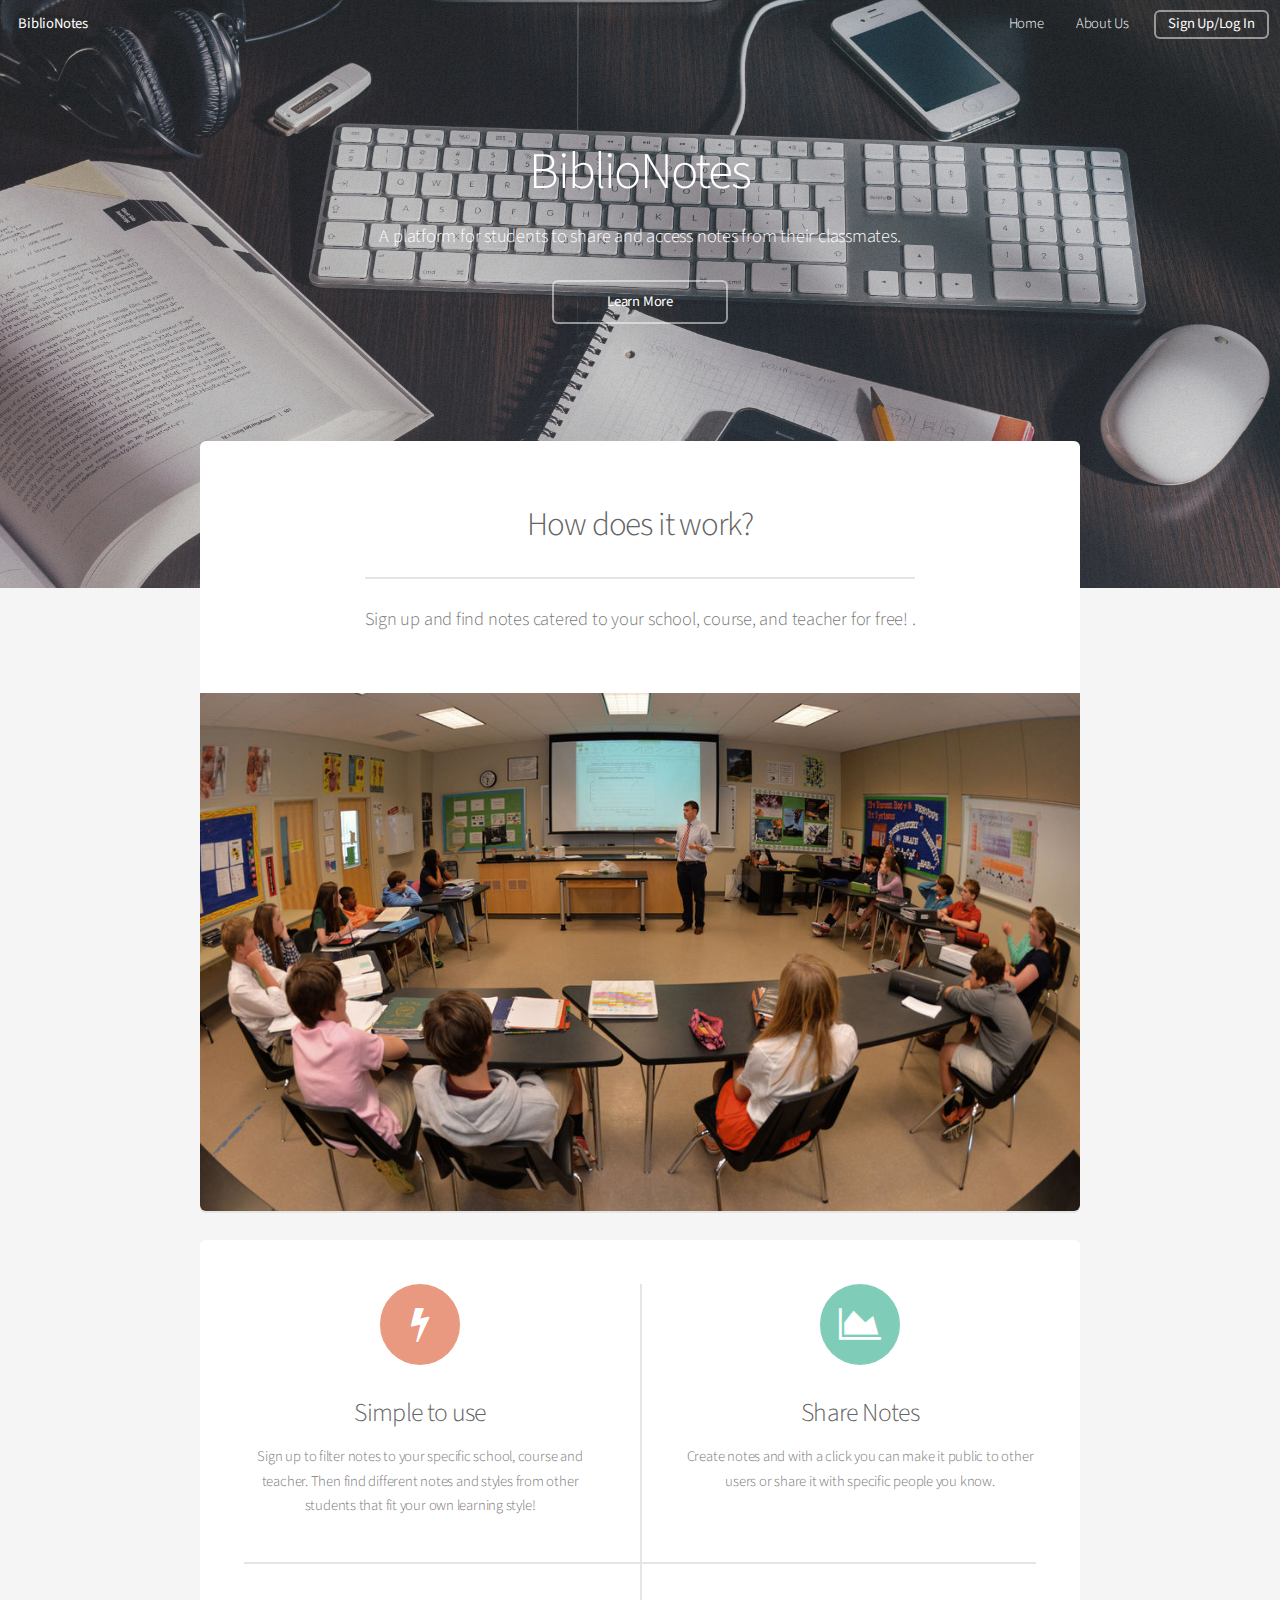
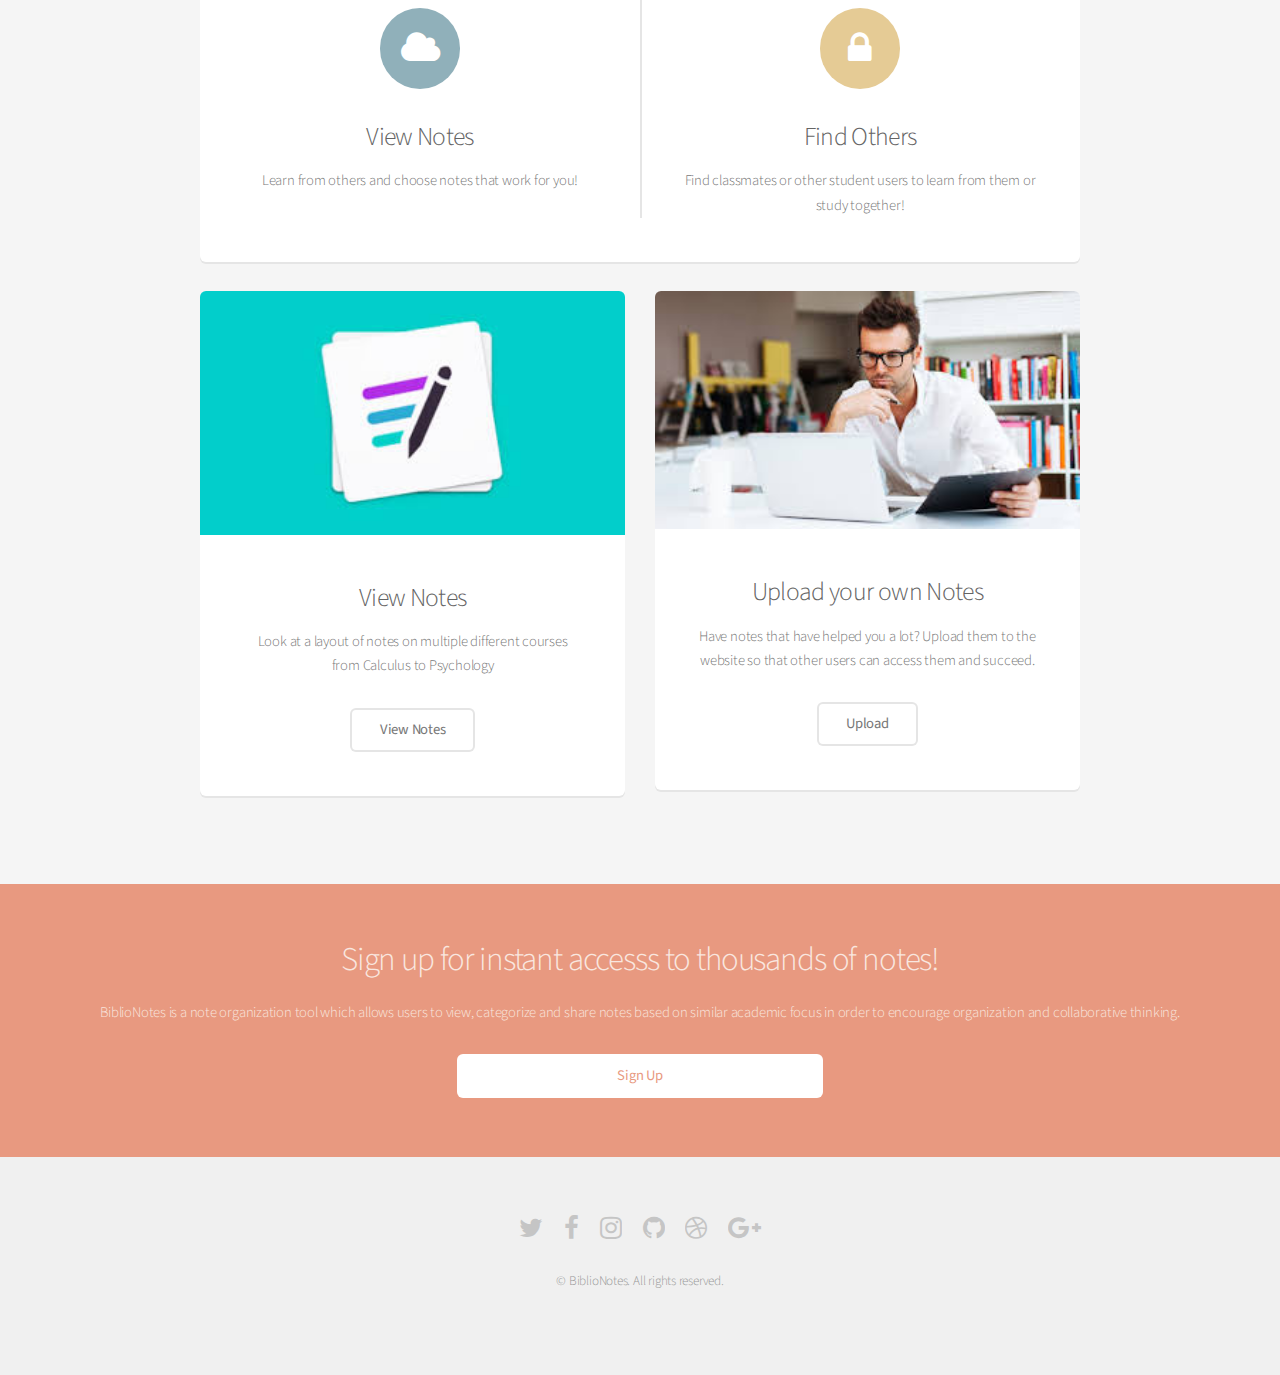
<file: index.html>
<!DOCTYPE HTML>
<!--
	Alpha by HTML5 UP
	html5up.net | @ajlkn
	Free for personal and commercial use under the CCA 3.0 license (html5up.net/license)
-->
<html>
	<head>
		<!-- Global site tag (gtag.js) - Google Analytics -->
<script async src="https://www.googletagmanager.com/gtag/js?id=UA-123456387-1"></script>
<script>
  window.dataLayer = window.dataLayer || [];
  function gtag(){dataLayer.push(arguments);}
  gtag('js', new Date());

  gtag('config', 'UA-123456387-1');
</script>

		<title>BiblioNotes</title>
		<meta charset="utf-8" />
		<meta name="viewport" content="width=device-width, initial-scale=1, user-scalable=no" />
		<link rel="stylesheet" href="assets/css/main.css" />
		
	</head>
	<body class="landing is-preload">
		<div id="page-wrapper">

			<!-- Header -->
				<header id="header" class="alt">
					<h1><a href="index.html">BiblioNotes</a></h1>
					<nav id="nav">
						<ul>
							<li><a href="index.html">Home</a></li>
							<li><a href="elements.html">About Us</a></li>
							<!--<li>-->
							<!--		<li><a href="generic.html">View Notes</a></li>-->
							<!--		<li><a href="contact.html">Upload Notes</a></li>-->
								<!--<a href="#" class="icon fa-angle-down">Notes</a>-->
								<!--<ul>-->
								<!--	<li><a href="generic.html">View Notes</a></li>-->
								<!--	<li><a href="contact.html">Upload Notes</a></li>-->
									<!--<li><a href="elements.html">Elements</a></li>-->
									<!--<li>-->
									<!--	<a href="#">Submenu(Probably going to remove this)</a>-->
									<!--	<ul>-->
									<!--		<li><a href="#">Option One</a></li>-->
									<!--		<li><a href="#">Option Two</a></li>-->
									<!--		<li><a href="#">Option Three</a></li>-->
									<!--		<li><a href="#">Option Four</a></li>-->
									<!--	</ul>-->
									<!--</li>-->
								<!--</ul>-->
							</li>
							<li><a href="signup.html" id="login" class="button">Sign Up/Log In</a></li>
						</ul>
					</nav>
				</header>

			<!-- Banner -->
				<section id="banner">
					<h2>BiblioNotes</h2>
					<p>
					A platform for students to share and access notes from their classmates.
					</p>
					<ul class="actions special">
						<!--<li><a href="#" class="button primary">Sign Up</a></li>-->
						<li><a href="elements.html" class="button">Learn More</a></li>
					</ul>
				</section>

			<!-- Main -->
				<section id="main" class="container">

					<section class="box special">
						<header class="major">
							<h2>How does it work?</h2>
							<p>Sign up and find notes catered to your school, course, and teacher for free! .</p>
						</header>
						<span class="image featured"><img src="images/377.jpg" alt="" /></span>
					</section>

					<section class="box special features">
						<div class="features-row">
							<section>
								<span class="icon major fa-bolt accent2"></span>
								<h3>Simple to use</h3>
								<p>Sign up to filter notes to your specific school, course and teacher. Then find different notes and styles from other students that fit your own learning style!</p>
							</section>
							<section>
								<span class="icon major fa-area-chart accent3"></span>
								<h3>Share Notes</h3>
								<p>Create notes and with a click you can make it public to other users or share it with specific people you know.</p>
							</section>
						</div>
						<div class="features-row">
							<section>
								<span class="icon major fa-cloud accent4"></span>
								<h3>View Notes</h3>
								<p>Learn from others and choose notes that work for you!</p>
							</section>
							<section>
								<span class="icon major fa-lock accent5"></span>
								<h3>Find Others</h3>
								<p>Find classmates or other student users to learn from them or study together!</p>
							</section>
						</div>
					</section>

					<div class="row">
						<div class="col-6 col-12-narrower">

							<section class="box special">
								<span class="image featured"><img src="images/images.jpg" alt="" /></span>
								<h3>View Notes</h3>
								<p>Look at a layout of notes on multiple different courses from Calculus to Psychology</p>
								<ul class="actions special">
									<li><a href="index.html" class="button alt">View Notes</a></li>
								</ul>
							</section>

						</div>
						<div class="col-6 col-12-narrower">

							<section class="box special">
								<span class="image featured"><img src="images/download.jpg" alt="" /></span>
								<h3>Upload your own Notes</h3>
								<p>Have notes that have helped you a lot? Upload them to the website so that other users can access them and succeed.</p>
								<ul class="actions special">
										<li><a href="index.html" class="button alt">Upload</a></li>
										
								</ul>
							</section>

						</div>
					</div>

				</section>

			<!-- CTA -->
				<section id="cta">

					<h2>Sign up for instant accesss to thousands of notes!</h2>
					<p>BiblioNotes is a note organization tool which allows users to view, categorize and share notes based on similar academic focus in order to encourage organization and collaborative thinking.</p>

					<form>
						<div class="row gtr-50 gtr-uniform">
							<!--<div class="col-8 col-12-mobilep">-->
							<!--	<input type="email" name="email" id="email" placeholder="Email Address" />-->
							<!--</div>-->
							<div class="col-12 col-12-mobilep">
								<input type="button" value="Sign Up" onclick="location.href='signup.html';" class="fit" />
								<!--type="button" onclick="location.href='http://google.com';" value="Go to Google"-->
								<!--<li><a href="signup.html" id="login" type="submit" class="fit">Sign Up</a></li>-->
							</div>
						</div>
					</form>

				</section>

			<!-- Footer -->
				<footer id="footer">
					<ul class="icons">
						<li><a href="#" class="icon fa-twitter"><span class="label">Twitter</span></a></li>
						<li><a href="#" class="icon fa-facebook"><span class="label">Facebook</span></a></li>
						<li><a href="#" class="icon fa-instagram"><span class="label">Instagram</span></a></li>
						<li><a href="#" class="icon fa-github"><span class="label">Github</span></a></li>
						<li><a href="#" class="icon fa-dribbble"><span class="label">Dribbble</span></a></li>
						<li><a href="#" class="icon fa-google-plus"><span class="label">Google+</span></a></li>
					</ul>
					<ul class="copyright">
						<li>&copy; BiblioNotes. All rights reserved.</li>
						<!--<li>Design: <a href="http://html5up.net">HTML5 UP</a></li>-->
					</ul>
				</footer>

		</div>

		<!-- Scripts -->
			<script src="assets/js/jquery.min.js"></script>
			<script src="assets/js/jquery.dropotron.min.js"></script>
			<script src="assets/js/jquery.scrollex.min.js"></script>
			<script src="assets/js/browser.min.js"></script>
			<script src="assets/js/breakpoints.min.js"></script>
			<script src="assets/js/util.js"></script>
			<script src="assets/js/main.js"></script>
	</body>
</html>
</file>
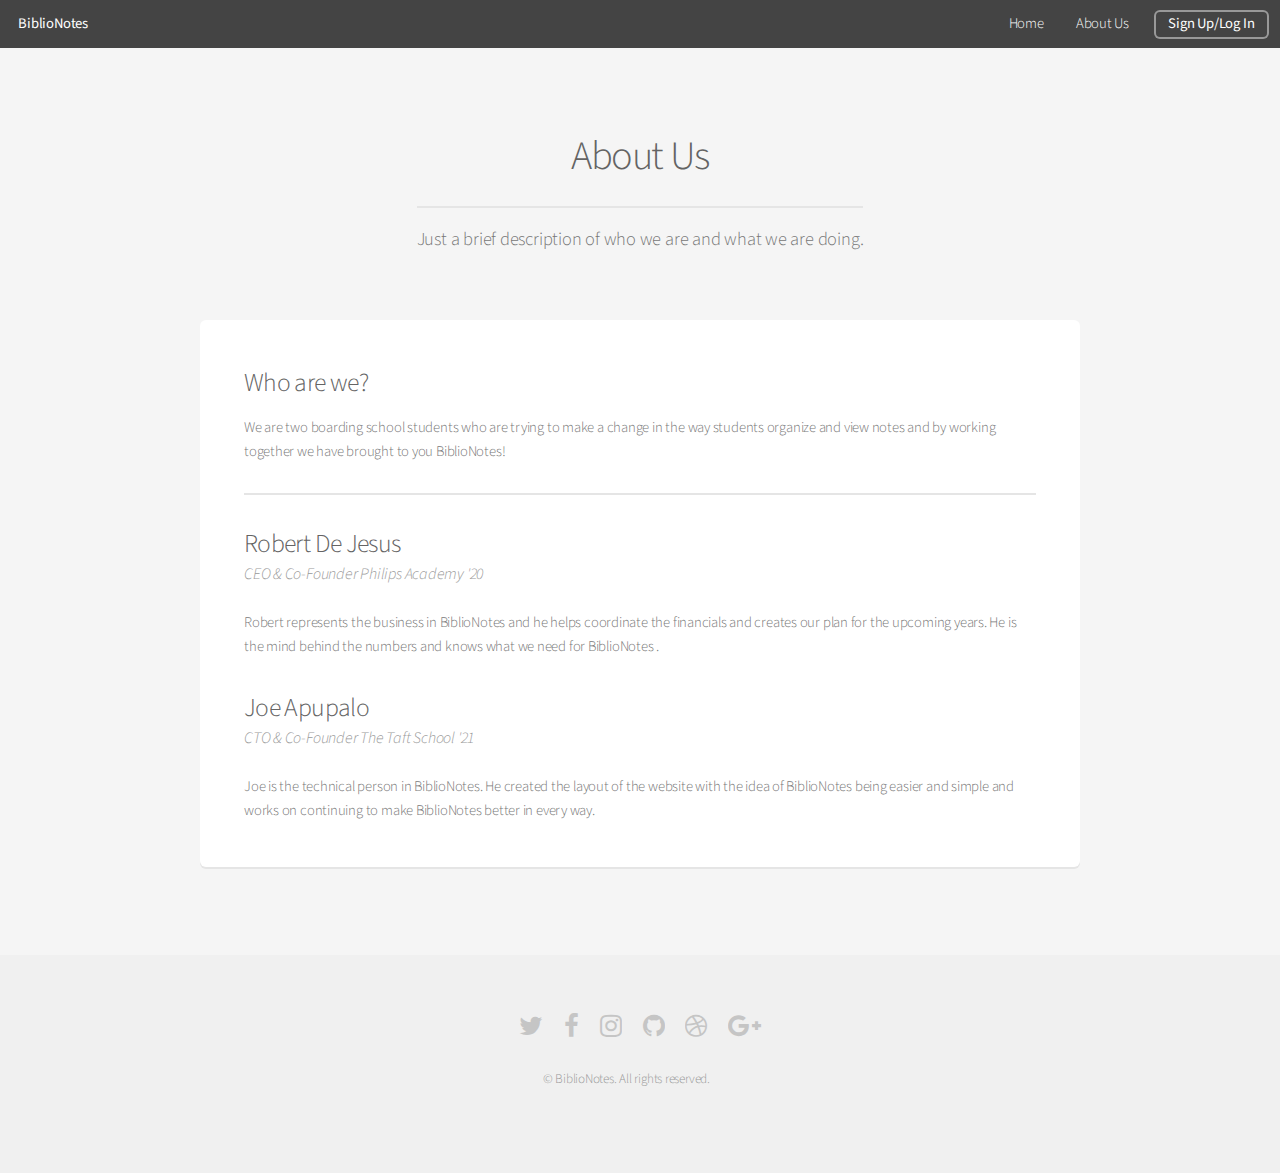
<file: elements.html>
<!DOCTYPE HTML>


-->
<html>
	<head>
		<title>Elements - BiblioNotes</title>
		<meta charset="utf-8" />
		<meta name="viewport" content="width=device-width, initial-scale=1, user-scalable=no" />
		<link rel="stylesheet" href="assets/css/main.css" />
	</head>
	<body class="is-preload">
		<div id="page-wrapper">

			  
				<header id="header">
					<h1><a>BiblioNotes</a> </h1>
					<nav id="nav">
						<ul>
							<li><a href="index.html">Home</a></li>
							<!--<li>-->
							<!--<li><a href="generic.html">View Notes</a></li>-->
							<!--		<li><a href="contact.html">Upload Notes</a></li>-->
									<li><a href="elements.html">About Us</a></li>
								<!--<ul>-->
									
									<!--<li>-->
									<!--	<a href="#">Submenu</a>-->
									<!--	<ul>-->
									<!--		<li><a href="#">Option One</a></li>-->
									<!--		<li><a href="#">Option Two</a></li>-->
									<!--		<li><a href="#">Option Three</a></li>-->
									<!--		<li><a href="#">Option Four</a></li>-->
									<!--	</ul>-->
									<!--</li>-->
								<!--</ul>-->
							</li>
							<li><a href="signup.html" class="button">Sign Up/Log In</a></li>
						</ul>
					</nav>
				</header>

			  
				<section id="main" class="container">
					<header>
						<h2>About Us</h2>
						<p>Just a brief description of who we are and what we are doing.</p>
					</header>
					<div class="row">
						<div class="col-12">

						
								<section class="box">
									<h3>Who are we?</h3>
									<p>We are two boarding school students who are trying to make a change in the way students organize and view notes and by working together we have brought to you BiblioNotes!</p>

									<hr />

									<header>
										<h3>Robert De Jesus</h3>
										<p>CEO & Co-Founder 
										Philips Academy '20
										</p>
									</header>
									<p>Robert represents the business in BiblioNotes and he helps coordinate the financials and creates our plan for the upcoming years. He is the mind behind the numbers and knows what we need for BiblioNotes .</p>
									<header>
										<h3>Joe Apupalo</h3>
										<p>CTO & Co-Founder
										The Taft School '21
										</p>
									</header>
									<p>Joe is the technical person in BiblioNotes. He created the layout of the website with the idea of BiblioNotes being easier and simple and works on continuing to make BiblioNotes better in every way.</p>
									

	<!--								<hr />-->

	<!--								<h2>Heading Level 2</h2>-->
	<!--								<h3>Heading Level 3</h3>-->
	<!--								<h4>Heading Level 4</h4>-->
	<!--								<h5>Heading Level 5</h5>-->
	<!--								<h6>Heading Level 6</h6>-->

	<!--								<hr />-->

	<!--								<h4>Blockquote</h4>-->
	<!--								<blockquote>Fringilla nisl. Donec accumsan interdum nisi, quis tincidunt felis sagittis eget tempus euismod. Vestibulum ante ipsum primis in faucibus vestibulum. Blandit adipiscing eu felis iaculis volutpat ac adipiscing accumsan faucibus. Vestibulum ante ipsum primis in faucibus lorem ipsum dolor sit amet nullam adipiscing eu felis.</blockquote>-->

	<!--								<h4>Preformatted</h4>-->
	<!--								<pre>i = 0;-->

	<!--while (!deck.isInOrder()) {-->
	<!--    print 'Iteration ' + i;-->
	<!--    deck.shuffle();-->
	<!--    i++;-->
	<!--}-->

	<!--print 'It took ' + i + ' iterations to sort the deck.';-->
	<!--</pre>-->
	<!--							</section>-->

	<!--					</div>-->
	<!--				</div>-->
	<!--				<div class="row">-->
	<!--					<div class="col-12">-->

	<!--						 Lists -->
	<!--							<section class="box">-->
	<!--								<h3>Lists</h3>-->
	<!--								<div class="row">-->
	<!--									<div class="col-6 col-12-mobilep">-->

	<!--										<h4>Unordered</h4>-->
	<!--										<ul>-->
	<!--											<li>Dolor pulvinar etiam magna etiam.</li>-->
	<!--											<li>Sagittis adipiscing lorem eleifend.</li>-->
	<!--											<li>Felis enim feugiat dolore viverra.</li>-->
	<!--										</ul>-->

	<!--										<h4>Alternate</h4>-->
	<!--										<ul class="alt">-->
	<!--											<li>Dolor pulvinar etiam magna etiam.</li>-->
	<!--											<li>Sagittis adipiscing lorem eleifend.</li>-->
	<!--											<li>Felis enim feugiat dolore viverra.</li>-->
	<!--										</ul>-->

	<!--									</div>-->
	<!--									<div class="col-6 col-12-mobilep">-->

	<!--										<h4>Ordered</h4>-->
	<!--										<ol>-->
	<!--											<li>Dolor pulvinar etiam magna etiam.</li>-->
	<!--											<li>Etiam vel felis at lorem sed viverra.</li>-->
	<!--											<li>Felis enim feugiat dolore viverra.</li>-->
	<!--											<li>Dolor pulvinar etiam magna etiam.</li>-->
	<!--											<li>Etiam vel felis at lorem sed viverra.</li>-->
	<!--											<li>Felis enim feugiat dolore viverra.</li>-->
	<!--										</ol>-->

	<!--										<h4>Icons</h4>-->
	<!--										<ul class="icons">-->
	<!--											<li><a href="#" class="icon fa-twitter"><span class="label">Twitter</span></a></li>-->
	<!--											<li><a href="#" class="icon fa-facebook"><span class="label">Facebook</span></a></li>-->
	<!--											<li><a href="#" class="icon fa-instagram"><span class="label">Instagram</span></a></li>-->
	<!--											<li><a href="#" class="icon fa-github"><span class="label">Github</span></a></li>-->
	<!--											<li><a href="#" class="icon fa-dribbble"><span class="label">Dribbble</span></a></li>-->
	<!--											<li><a href="#" class="icon fa-tumblr"><span class="label">Tumblr</span></a></li>-->
	<!--										</ul>-->

	<!--									</div>-->
	<!--								</div>-->

	<!--								<h4>Actions</h4>-->
	<!--								<ul class="actions">-->
	<!--									<li><a href="#" class="button special">Default</a></li>-->
	<!--									<li><a href="#" class="button">Default</a></li>-->
	<!--									<li><a href="#" class="button alt">Default</a></li>-->
	<!--								</ul>-->
	<!--								<ul class="actions small">-->
	<!--									<li><a href="#" class="button special small">Small</a></li>-->
	<!--									<li><a href="#" class="button small">Small</a></li>-->
	<!--									<li><a href="#" class="button alt small">Small</a></li>-->
	<!--								</ul>-->
	<!--								<div class="row">-->
	<!--									<div class="col-3 col-6-narrower col-12-mobilep">-->
	<!--										<ul class="actions stacked">-->
	<!--											<li><a href="#" class="button special">Default</a></li>-->
	<!--											<li><a href="#" class="button">Default</a></li>-->
	<!--											<li><a href="#" class="button alt">Default</a></li>-->
	<!--										</ul>-->
	<!--									</div>-->
	<!--									<div class="col-3 col-6-narrower col-12-mobilep">-->
	<!--										<ul class="actions stacked">-->
	<!--											<li><a href="#" class="button special small">Small</a></li>-->
	<!--											<li><a href="#" class="button small">Small</a></li>-->
	<!--											<li><a href="#" class="button alt small">Small</a></li>-->
	<!--										</ul>-->
	<!--									</div>-->
	<!--									<div class="col-3 col-6-narrower col-12-mobilep">-->
	<!--										<ul class="actions stacked">-->
	<!--											<li><a href="#" class="button special fit">Default</a></li>-->
	<!--											<li><a href="#" class="button fit">Default</a></li>-->
	<!--											<li><a href="#" class="button alt fit">Default</a></li>-->
	<!--										</ul>-->
	<!--									</div>-->
	<!--									<div class="col-3 col-6-narrower col-12-mobilep">-->
	<!--										<ul class="actions stacked">-->
	<!--											<li><a href="#" class="button special small fit">Small</a></li>-->
	<!--											<li><a href="#" class="button small fit">Small</a></li>-->
	<!--											<li><a href="#" class="button alt small fit">Small</a></li>-->
	<!--										</ul>-->
	<!--									</div>-->
	<!--								</div>-->
	<!--							</section>-->

	<!--					</div>-->
	<!--				</div>-->
	<!--				<div class="row">-->
	<!--					<div class="col-12">-->

	<!--						 Table -->
	<!--							<section class="box">-->
	<!--								<h3>Table</h3>-->

	<!--								<h4>Default</h4>-->
	<!--								<div class="table-wrapper">-->
	<!--									<table>-->
	<!--										<thead>-->
	<!--											<tr>-->
	<!--												<th>Name</th>-->
	<!--												<th>Description</th>-->
	<!--												<th>Price</th>-->
	<!--											</tr>-->
	<!--										</thead>-->
	<!--										<tbody>-->
	<!--											<tr>-->
	<!--												<td>Something</td>-->
	<!--												<td>Ante turpis integer aliquet porttitor.</td>-->
	<!--												<td>29.99</td>-->
	<!--											</tr>-->
	<!--											<tr>-->
	<!--												<td>Nothing</td>-->
	<!--												<td>Vis ac commodo adipiscing arcu aliquet.</td>-->
	<!--												<td>19.99</td>-->
	<!--											</tr>-->
	<!--											<tr>-->
	<!--												<td>Something</td>-->
	<!--												<td> Morbi faucibus arcu accumsan lorem.</td>-->
	<!--												<td>29.99</td>-->
	<!--											</tr>-->
	<!--											<tr>-->
	<!--												<td>Nothing</td>-->
	<!--												<td>Vitae integer tempus condimentum.</td>-->
	<!--												<td>19.99</td>-->
	<!--											</tr>-->
	<!--											<tr>-->
	<!--												<td>Something</td>-->
	<!--												<td>Ante turpis integer aliquet porttitor.</td>-->
	<!--												<td>29.99</td>-->
	<!--											</tr>-->
	<!--										</tbody>-->
	<!--										<tfoot>-->
	<!--											<tr>-->
	<!--												<td colspan="2"></td>-->
	<!--												<td>100.00</td>-->
	<!--											</tr>-->
	<!--										</tfoot>-->
	<!--									</table>-->
	<!--								</div>-->

	<!--								<h4>Alternate</h4>-->
	<!--								<div class="table-wrapper">-->
	<!--									<table class="alt">-->
	<!--										<thead>-->
	<!--											<tr>-->
	<!--												<th>Name</th>-->
	<!--												<th>Description</th>-->
	<!--												<th>Price</th>-->
	<!--											</tr>-->
	<!--										</thead>-->
	<!--										<tbody>-->
	<!--											<tr>-->
	<!--												<td>Something</td>-->
	<!--												<td>Ante turpis integer aliquet porttitor.</td>-->
	<!--												<td>29.99</td>-->
	<!--											</tr>-->
	<!--											<tr>-->
	<!--												<td>Nothing</td>-->
	<!--												<td>Vis ac commodo adipiscing arcu aliquet.</td>-->
	<!--												<td>19.99</td>-->
	<!--											</tr>-->
	<!--											<tr>-->
	<!--												<td>Something</td>-->
	<!--												<td> Morbi faucibus arcu accumsan lorem.</td>-->
	<!--												<td>29.99</td>-->
	<!--											</tr>-->
	<!--											<tr>-->
	<!--												<td>Nothing</td>-->
	<!--												<td>Vitae integer tempus condimentum.</td>-->
	<!--												<td>19.99</td>-->
	<!--											</tr>-->
	<!--											<tr>-->
	<!--												<td>Something</td>-->
	<!--												<td>Ante turpis integer aliquet porttitor.</td>-->
	<!--												<td>29.99</td>-->
	<!--											</tr>-->
	<!--										</tbody>-->
	<!--										<tfoot>-->
	<!--											<tr>-->
	<!--												<td colspan="2"></td>-->
	<!--												<td>100.00</td>-->
	<!--											</tr>-->
	<!--										</tfoot>-->
	<!--									</table>-->
	<!--								</div>-->
	<!--							</section>-->

	<!--					</div>-->
	<!--				</div>-->
	<!--				<div class="row">-->
	<!--					<div class="col-12">-->

	<!--						 Buttons -->
	<!--							<section class="box">-->
	<!--								<h3>Buttons</h3>-->
	<!--								<ul class="actions">-->
	<!--									<li><a href="#" class="button special">Special</a></li>-->
	<!--									<li><a href="#" class="button">Default</a></li>-->
	<!--									<li><a href="#" class="button alt">Alternate</a></li>-->
	<!--								</ul>-->
	<!--								<ul class="actions">-->
	<!--									<li><a href="#" class="button special big">Big</a></li>-->
	<!--									<li><a href="#" class="button">Default</a></li>-->
	<!--									<li><a href="#" class="button alt small">Small</a></li>-->
	<!--								</ul>-->
	<!--								<ul class="actions fit">-->
	<!--									<li><a href="#" class="button special fit">Fit</a></li>-->
	<!--									<li><a href="#" class="button fit">Fit</a></li>-->
	<!--									<li><a href="#" class="button alt fit">Fit</a></li>-->
	<!--								</ul>-->
	<!--								<ul class="actions fit small">-->
	<!--									<li><a href="#" class="button special fit small">Fit + Small</a></li>-->
	<!--									<li><a href="#" class="button fit small">Fit + Small</a></li>-->
	<!--									<li><a href="#" class="button alt fit small">Fit + Small</a></li>-->
	<!--								</ul>-->
	<!--								<ul class="actions">-->
	<!--									<li><a href="#" class="button special icon fa-search">Icon</a></li>-->
	<!--									<li><a href="#" class="button icon fa-download">Icon</a></li>-->
	<!--									<li><a href="#" class="button alt icon fa-check">Icon</a></li>-->
	<!--								</ul>-->
	<!--								<ul class="actions">-->
	<!--									<li><span class="button special disabled">Special</span></li>-->
	<!--									<li><span class="button disabled">Default</span></li>-->
	<!--									<li><span class="button alt disabled">Alternate</span></li>-->
	<!--								</ul>-->
	<!--							</section>-->

	<!--					</div>-->
	<!--				</div>-->
	<!--				<div class="row">-->
	<!--					<div class="col-12">-->

	<!--						 Form -->
	<!--							<section class="box">-->
	<!--								<h3>Form</h3>-->
	<!--								<form method="post" action="#">-->
	<!--									<div class="row gtr-uniform gtr-50">-->
	<!--										<div class="col-6 col-12-mobilep">-->
	<!--											<input type="text" name="name" id="name" value="" placeholder="Name" />-->
	<!--										</div>-->
	<!--										<div class="col-6 col-12-mobilep">-->
	<!--											<input type="email" name="email" id="email" value="" placeholder="Email" />-->
	<!--										</div>-->
	<!--										<div class="col-12">-->
	<!--											<select name="category" id="category">-->
	<!--												<option value="">- Category -</option>-->
	<!--												<option value="1">Manufacturing</option>-->
	<!--												<option value="1">Shipping</option>-->
	<!--												<option value="1">Administration</option>-->
	<!--												<option value="1">Human Resources</option>-->
	<!--											</select>-->
	<!--										</div>-->
	<!--										<div class="col-4 col-12-narrower">-->
	<!--											<input type="radio" id="priority-low" name="priority" checked>-->
	<!--											<label for="priority-low">Low Priority</label>-->
	<!--										</div>-->
	<!--										<div class="col-4 col-12-narrower">-->
	<!--											<input type="radio" id="priority-normal" name="priority">-->
	<!--											<label for="priority-normal">Normal Priority</label>-->
	<!--										</div>-->
	<!--										<div class="col-4 col-12-narrower">-->
	<!--											<input type="radio" id="priority-high" name="priority">-->
	<!--											<label for="priority-high">High Priority</label>-->
	<!--										</div>-->
	<!--										<div class="col-6 col-12-narrower">-->
	<!--											<input type="checkbox" id="copy" name="copy">-->
	<!--											<label for="copy">Email me a copy of this message</label>-->
	<!--										</div>-->
	<!--										<div class="col-6 col-12-narrower">-->
	<!--											<input type="checkbox" id="human" name="human" checked>-->
	<!--											<label for="human">I am a human and not a robot</label>-->
	<!--										</div>-->
	<!--										<div class="col-12">-->
	<!--											<textarea name="message" id="message" placeholder="Enter your message" rows="6"></textarea>-->
	<!--										</div>-->
	<!--										<div class="col-12">-->
	<!--											<ul class="actions">-->
	<!--												<li><input type="submit" value="Send Message" /></li>-->
	<!--												<li><input type="reset" value="Reset" class="alt" /></li>-->
	<!--											</ul>-->
	<!--										</div>-->
	<!--									</div>-->
	<!--								</form>-->

	<!--								<hr />-->

	<!--								<form method="post" action="#">-->
	<!--									<div class="row gtr-uniform gtr-50">-->
	<!--										<div class="col-9 col-12-mobilep">-->
	<!--											<input type="text" name="query" id="query" value="" placeholder="Query" />-->
	<!--										</div>-->
	<!--										<div class="col-3 col-12-mobilep">-->
	<!--											<input type="submit" value="Search" class="fit" />-->
	<!--										</div>-->
	<!--									</div>-->
	<!--								</form>-->
	<!--							</section>-->

	<!--					</div>-->
	<!--				</div>-->
	<!--				<div class="row">-->
	<!--					<div class="col-12">-->

	<!--						 Image -->
	<!--							<section class="box">-->
	<!--								<h3>Image</h3>-->
	<!--								<h4>Fit</h4>-->
	<!--								<span class="image fit"><img src="images/pic04.jpg" alt="" /></span>-->
	<!--								<div class="box alt">-->
	<!--									<div class="row gtr-50 gtr-uniform">-->
	<!--										<div class="col-4"><span class="image fit"><img src="images/pic04.jpg" alt="" /></span></div>-->
	<!--										<div class="col-4"><span class="image fit"><img src="images/pic04.jpg" alt="" /></span></div>-->
	<!--										<div class="col-4"><span class="image fit"><img src="images/pic04.jpg" alt="" /></span></div>-->
	<!--										<div class="col-4"><span class="image fit"><img src="images/pic04.jpg" alt="" /></span></div>-->
	<!--										<div class="col-4"><span class="image fit"><img src="images/pic04.jpg" alt="" /></span></div>-->
	<!--										<div class="col-4"><span class="image fit"><img src="images/pic04.jpg" alt="" /></span></div>-->
	<!--										<div class="col-4"><span class="image fit"><img src="images/pic04.jpg" alt="" /></span></div>-->
	<!--										<div class="col-4"><span class="image fit"><img src="images/pic04.jpg" alt="" /></span></div>-->
	<!--										<div class="col-4"><span class="image fit"><img src="images/pic04.jpg" alt="" /></span></div>-->
	<!--									</div>-->
	<!--								</div>-->

	<!--								<h4>Left &amp; Right</h4>-->
	<!--								<p><span class="image left"><img src="images/pic05.jpg" alt="" /></span>Fringilla nisl. Donec accumsan interdum nisi, quis tincidunt felis sagittis eget. tempus euismod. Vestibulum ante ipsum primis in faucibus vestibulum. Blandit adipiscing eu felis iaculis volutpat ac adipiscing accumsan eu faucibus. Integer ac pellentesque praesent tincidunt felis sagittis eget. tempus euismod. Vestibulum ante ipsum primis in faucibus vestibulum. Blandit adipiscing eu felis iaculis volutpat ac adipiscing accumsan eu faucibus. Integer ac pellentesque praesent. Donec accumsan interdum nisi, quis tincidunt felis sagittis eget. tempus euismod. Vestibulum ante ipsum primis in faucibus vestibulum. Blandit adipiscing eu felis iaculis volutpat ac adipiscing accumsan eu faucibus. Integer ac pellentesque praesent tincidunt felis sagittis eget. tempus euismod. Vestibulum ante ipsum primis in faucibus vestibulum. Blandit adipiscing eu felis iaculis volutpat ac adipiscing accumsan eu faucibus. Integer ac pellentesque praesent.</p>-->
	<!--								<p><span class="image right"><img src="images/pic05.jpg" alt="" /></span>Fringilla nisl. Donec accumsan interdum nisi, quis tincidunt felis sagittis eget. tempus euismod. Vestibulum ante ipsum primis in faucibus vestibulum. Blandit adipiscing eu felis iaculis volutpat ac adipiscing accumsan eu faucibus. Integer ac pellentesque praesent tincidunt felis sagittis eget. tempus euismod. Vestibulum ante ipsum primis in faucibus vestibulum. Blandit adipiscing eu felis iaculis volutpat ac adipiscing accumsan eu faucibus. Integer ac pellentesque praesent. Donec accumsan interdum nisi, quis tincidunt felis sagittis eget. tempus euismod. Vestibulum ante ipsum primis in faucibus vestibulum. Blandit adipiscing eu felis iaculis volutpat ac adipiscing accumsan eu faucibus. Integer ac pellentesque praesent tincidunt felis sagittis eget. tempus euismod. Vestibulum ante ipsum primis in faucibus vestibulum. Blandit adipiscing eu felis iaculis volutpat ac adipiscing accumsan eu faucibus. Integer ac pellentesque praesent.</p>-->
	<!--							</section>-->

						</div>
					</div>
				</section>

			  
				<footer id="footer">
					<ul class="icons">
						<li><a href="#" class="icon fa-twitter"><span class="label">Twitter</span></a></li>
						<li><a href="#" class="icon fa-facebook"><span class="label">Facebook</span></a></li>
						<li><a href="#" class="icon fa-instagram"><span class="label">Instagram</span></a></li>
						<li><a href="#" class="icon fa-github"><span class="label">Github</span></a></li>
						<li><a href="#" class="icon fa-dribbble"><span class="label">Dribbble</span></a></li>
						<li><a href="#" class="icon fa-google-plus"><span class="label">Google+</span></a></li>
					</ul>
					<ul class="copyright">
						<li>&copy; BiblioNotes. All rights reserved.</li><li></li>
					</ul>
				</footer>

		</div>

		  
			<script src="assets/js/jquery.min.js"></script>
			<script src="assets/js/jquery.dropotron.min.js"></script>
			<script src="assets/js/jquery.scrollex.min.js"></script>
			<script src="assets/js/browser.min.js"></script>
			<script src="assets/js/breakpoints.min.js"></script>
			<script src="assets/js/util.js"></script>
			<script src="assets/js/main.js"></script>

	</body>
</html>
</file>
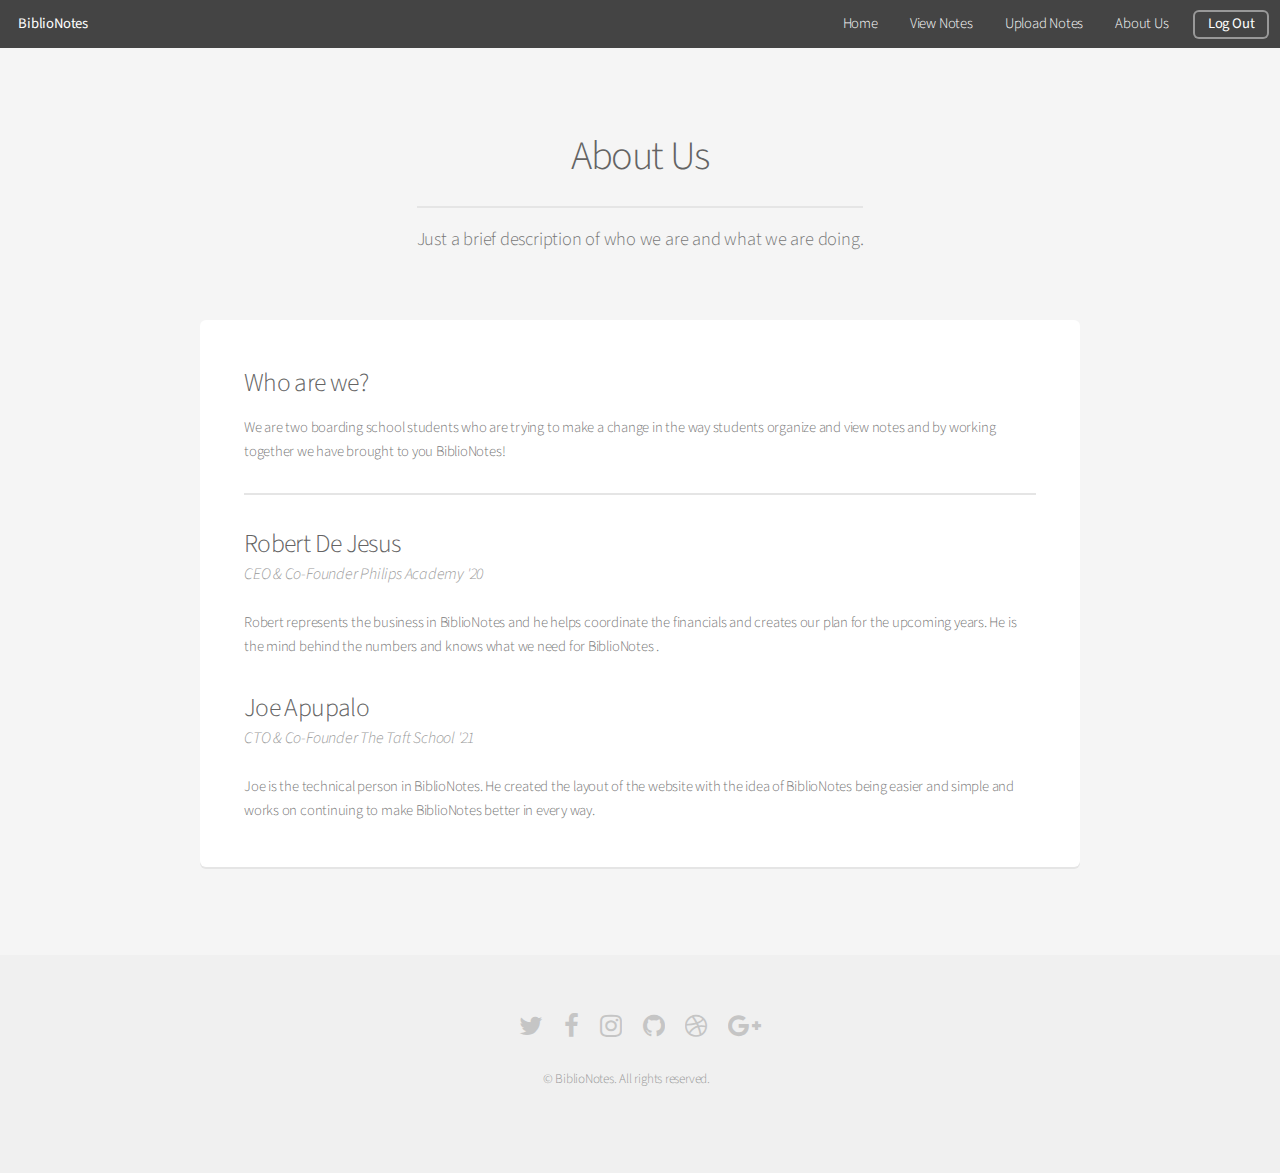
<file: elementstwo.html>
<!DOCTYPE HTML>


-->
<html>
	<head>
		<title>Elements - BiblioNotes</title>
		<meta charset="utf-8" />
		<meta name="viewport" content="width=device-width, initial-scale=1, user-scalable=no" />
		<link rel="stylesheet" href="assets/css/main.css" />
	</head>
	<body class="is-preload">
		<div id="page-wrapper">

			  
				<header id="header">
					<h1><a>BiblioNotes</a> </h1>
					<nav id="nav">
						<ul>
							<li><a href="indextwo.html">Home</a></li>
							<li>
							<li><a href="generictwo.html">View Notes</a></li>
									<li><a href="contacttwo.html">Upload Notes</a></li>
									<li><a href="elementstwo.html">About Us</a></li>
								<!--<ul>-->
									
									<!--<li>-->
									<!--	<a href="#">Submenu</a>-->
									<!--	<ul>-->
									<!--		<li><a href="#">Option One</a></li>-->
									<!--		<li><a href="#">Option Two</a></li>-->
									<!--		<li><a href="#">Option Three</a></li>-->
									<!--		<li><a href="#">Option Four</a></li>-->
									<!--	</ul>-->
									<!--</li>-->
								<!--</ul>-->
							</li>
							<li><a href="index.html" class="button">Log Out</a></li>
						</ul>
					</nav>
				</header>

			  
				<section id="main" class="container">
					<header>
						<h2>About Us</h2>
						<p>Just a brief description of who we are and what we are doing.</p>
					</header>
					<div class="row">
						<div class="col-12">

						
								<section class="box">
									<h3>Who are we?</h3>
									<p>We are two boarding school students who are trying to make a change in the way students organize and view notes and by working together we have brought to you BiblioNotes!</p>

									<hr />

									<header>
										<h3>Robert De Jesus</h3>
										<p>CEO & Co-Founder 
										Philips Academy '20
										</p>
									</header>
									<p>Robert represents the business in BiblioNotes and he helps coordinate the financials and creates our plan for the upcoming years. He is the mind behind the numbers and knows what we need for BiblioNotes .</p>
									<header>
										<h3>Joe Apupalo</h3>
										<p>CTO & Co-Founder
										The Taft School '21
										</p>
									</header>
									<p>Joe is the technical person in BiblioNotes. He created the layout of the website with the idea of BiblioNotes being easier and simple and works on continuing to make BiblioNotes better in every way.</p>
									

	<!--								<hr />-->

	<!--								<h2>Heading Level 2</h2>-->
	<!--								<h3>Heading Level 3</h3>-->
	<!--								<h4>Heading Level 4</h4>-->
	<!--								<h5>Heading Level 5</h5>-->
	<!--								<h6>Heading Level 6</h6>-->

	<!--								<hr />-->

	<!--								<h4>Blockquote</h4>-->
	<!--								<blockquote>Fringilla nisl. Donec accumsan interdum nisi, quis tincidunt felis sagittis eget tempus euismod. Vestibulum ante ipsum primis in faucibus vestibulum. Blandit adipiscing eu felis iaculis volutpat ac adipiscing accumsan faucibus. Vestibulum ante ipsum primis in faucibus lorem ipsum dolor sit amet nullam adipiscing eu felis.</blockquote>-->

	<!--								<h4>Preformatted</h4>-->
	<!--								<pre>i = 0;-->

	<!--while (!deck.isInOrder()) {-->
	<!--    print 'Iteration ' + i;-->
	<!--    deck.shuffle();-->
	<!--    i++;-->
	<!--}-->

	<!--print 'It took ' + i + ' iterations to sort the deck.';-->
	<!--</pre>-->
	<!--							</section>-->

	<!--					</div>-->
	<!--				</div>-->
	<!--				<div class="row">-->
	<!--					<div class="col-12">-->

	<!--						 Lists -->
	<!--							<section class="box">-->
	<!--								<h3>Lists</h3>-->
	<!--								<div class="row">-->
	<!--									<div class="col-6 col-12-mobilep">-->

	<!--										<h4>Unordered</h4>-->
	<!--										<ul>-->
	<!--											<li>Dolor pulvinar etiam magna etiam.</li>-->
	<!--											<li>Sagittis adipiscing lorem eleifend.</li>-->
	<!--											<li>Felis enim feugiat dolore viverra.</li>-->
	<!--										</ul>-->

	<!--										<h4>Alternate</h4>-->
	<!--										<ul class="alt">-->
	<!--											<li>Dolor pulvinar etiam magna etiam.</li>-->
	<!--											<li>Sagittis adipiscing lorem eleifend.</li>-->
	<!--											<li>Felis enim feugiat dolore viverra.</li>-->
	<!--										</ul>-->

	<!--									</div>-->
	<!--									<div class="col-6 col-12-mobilep">-->

	<!--										<h4>Ordered</h4>-->
	<!--										<ol>-->
	<!--											<li>Dolor pulvinar etiam magna etiam.</li>-->
	<!--											<li>Etiam vel felis at lorem sed viverra.</li>-->
	<!--											<li>Felis enim feugiat dolore viverra.</li>-->
	<!--											<li>Dolor pulvinar etiam magna etiam.</li>-->
	<!--											<li>Etiam vel felis at lorem sed viverra.</li>-->
	<!--											<li>Felis enim feugiat dolore viverra.</li>-->
	<!--										</ol>-->

	<!--										<h4>Icons</h4>-->
	<!--										<ul class="icons">-->
	<!--											<li><a href="#" class="icon fa-twitter"><span class="label">Twitter</span></a></li>-->
	<!--											<li><a href="#" class="icon fa-facebook"><span class="label">Facebook</span></a></li>-->
	<!--											<li><a href="#" class="icon fa-instagram"><span class="label">Instagram</span></a></li>-->
	<!--											<li><a href="#" class="icon fa-github"><span class="label">Github</span></a></li>-->
	<!--											<li><a href="#" class="icon fa-dribbble"><span class="label">Dribbble</span></a></li>-->
	<!--											<li><a href="#" class="icon fa-tumblr"><span class="label">Tumblr</span></a></li>-->
	<!--										</ul>-->

	<!--									</div>-->
	<!--								</div>-->

	<!--								<h4>Actions</h4>-->
	<!--								<ul class="actions">-->
	<!--									<li><a href="#" class="button special">Default</a></li>-->
	<!--									<li><a href="#" class="button">Default</a></li>-->
	<!--									<li><a href="#" class="button alt">Default</a></li>-->
	<!--								</ul>-->
	<!--								<ul class="actions small">-->
	<!--									<li><a href="#" class="button special small">Small</a></li>-->
	<!--									<li><a href="#" class="button small">Small</a></li>-->
	<!--									<li><a href="#" class="button alt small">Small</a></li>-->
	<!--								</ul>-->
	<!--								<div class="row">-->
	<!--									<div class="col-3 col-6-narrower col-12-mobilep">-->
	<!--										<ul class="actions stacked">-->
	<!--											<li><a href="#" class="button special">Default</a></li>-->
	<!--											<li><a href="#" class="button">Default</a></li>-->
	<!--											<li><a href="#" class="button alt">Default</a></li>-->
	<!--										</ul>-->
	<!--									</div>-->
	<!--									<div class="col-3 col-6-narrower col-12-mobilep">-->
	<!--										<ul class="actions stacked">-->
	<!--											<li><a href="#" class="button special small">Small</a></li>-->
	<!--											<li><a href="#" class="button small">Small</a></li>-->
	<!--											<li><a href="#" class="button alt small">Small</a></li>-->
	<!--										</ul>-->
	<!--									</div>-->
	<!--									<div class="col-3 col-6-narrower col-12-mobilep">-->
	<!--										<ul class="actions stacked">-->
	<!--											<li><a href="#" class="button special fit">Default</a></li>-->
	<!--											<li><a href="#" class="button fit">Default</a></li>-->
	<!--											<li><a href="#" class="button alt fit">Default</a></li>-->
	<!--										</ul>-->
	<!--									</div>-->
	<!--									<div class="col-3 col-6-narrower col-12-mobilep">-->
	<!--										<ul class="actions stacked">-->
	<!--											<li><a href="#" class="button special small fit">Small</a></li>-->
	<!--											<li><a href="#" class="button small fit">Small</a></li>-->
	<!--											<li><a href="#" class="button alt small fit">Small</a></li>-->
	<!--										</ul>-->
	<!--									</div>-->
	<!--								</div>-->
	<!--							</section>-->

	<!--					</div>-->
	<!--				</div>-->
	<!--				<div class="row">-->
	<!--					<div class="col-12">-->

	<!--						 Table -->
	<!--							<section class="box">-->
	<!--								<h3>Table</h3>-->

	<!--								<h4>Default</h4>-->
	<!--								<div class="table-wrapper">-->
	<!--									<table>-->
	<!--										<thead>-->
	<!--											<tr>-->
	<!--												<th>Name</th>-->
	<!--												<th>Description</th>-->
	<!--												<th>Price</th>-->
	<!--											</tr>-->
	<!--										</thead>-->
	<!--										<tbody>-->
	<!--											<tr>-->
	<!--												<td>Something</td>-->
	<!--												<td>Ante turpis integer aliquet porttitor.</td>-->
	<!--												<td>29.99</td>-->
	<!--											</tr>-->
	<!--											<tr>-->
	<!--												<td>Nothing</td>-->
	<!--												<td>Vis ac commodo adipiscing arcu aliquet.</td>-->
	<!--												<td>19.99</td>-->
	<!--											</tr>-->
	<!--											<tr>-->
	<!--												<td>Something</td>-->
	<!--												<td> Morbi faucibus arcu accumsan lorem.</td>-->
	<!--												<td>29.99</td>-->
	<!--											</tr>-->
	<!--											<tr>-->
	<!--												<td>Nothing</td>-->
	<!--												<td>Vitae integer tempus condimentum.</td>-->
	<!--												<td>19.99</td>-->
	<!--											</tr>-->
	<!--											<tr>-->
	<!--												<td>Something</td>-->
	<!--												<td>Ante turpis integer aliquet porttitor.</td>-->
	<!--												<td>29.99</td>-->
	<!--											</tr>-->
	<!--										</tbody>-->
	<!--										<tfoot>-->
	<!--											<tr>-->
	<!--												<td colspan="2"></td>-->
	<!--												<td>100.00</td>-->
	<!--											</tr>-->
	<!--										</tfoot>-->
	<!--									</table>-->
	<!--								</div>-->

	<!--								<h4>Alternate</h4>-->
	<!--								<div class="table-wrapper">-->
	<!--									<table class="alt">-->
	<!--										<thead>-->
	<!--											<tr>-->
	<!--												<th>Name</th>-->
	<!--												<th>Description</th>-->
	<!--												<th>Price</th>-->
	<!--											</tr>-->
	<!--										</thead>-->
	<!--										<tbody>-->
	<!--											<tr>-->
	<!--												<td>Something</td>-->
	<!--												<td>Ante turpis integer aliquet porttitor.</td>-->
	<!--												<td>29.99</td>-->
	<!--											</tr>-->
	<!--											<tr>-->
	<!--												<td>Nothing</td>-->
	<!--												<td>Vis ac commodo adipiscing arcu aliquet.</td>-->
	<!--												<td>19.99</td>-->
	<!--											</tr>-->
	<!--											<tr>-->
	<!--												<td>Something</td>-->
	<!--												<td> Morbi faucibus arcu accumsan lorem.</td>-->
	<!--												<td>29.99</td>-->
	<!--											</tr>-->
	<!--											<tr>-->
	<!--												<td>Nothing</td>-->
	<!--												<td>Vitae integer tempus condimentum.</td>-->
	<!--												<td>19.99</td>-->
	<!--											</tr>-->
	<!--											<tr>-->
	<!--												<td>Something</td>-->
	<!--												<td>Ante turpis integer aliquet porttitor.</td>-->
	<!--												<td>29.99</td>-->
	<!--											</tr>-->
	<!--										</tbody>-->
	<!--										<tfoot>-->
	<!--											<tr>-->
	<!--												<td colspan="2"></td>-->
	<!--												<td>100.00</td>-->
	<!--											</tr>-->
	<!--										</tfoot>-->
	<!--									</table>-->
	<!--								</div>-->
	<!--							</section>-->

	<!--					</div>-->
	<!--				</div>-->
	<!--				<div class="row">-->
	<!--					<div class="col-12">-->

	<!--						 Buttons -->
	<!--							<section class="box">-->
	<!--								<h3>Buttons</h3>-->
	<!--								<ul class="actions">-->
	<!--									<li><a href="#" class="button special">Special</a></li>-->
	<!--									<li><a href="#" class="button">Default</a></li>-->
	<!--									<li><a href="#" class="button alt">Alternate</a></li>-->
	<!--								</ul>-->
	<!--								<ul class="actions">-->
	<!--									<li><a href="#" class="button special big">Big</a></li>-->
	<!--									<li><a href="#" class="button">Default</a></li>-->
	<!--									<li><a href="#" class="button alt small">Small</a></li>-->
	<!--								</ul>-->
	<!--								<ul class="actions fit">-->
	<!--									<li><a href="#" class="button special fit">Fit</a></li>-->
	<!--									<li><a href="#" class="button fit">Fit</a></li>-->
	<!--									<li><a href="#" class="button alt fit">Fit</a></li>-->
	<!--								</ul>-->
	<!--								<ul class="actions fit small">-->
	<!--									<li><a href="#" class="button special fit small">Fit + Small</a></li>-->
	<!--									<li><a href="#" class="button fit small">Fit + Small</a></li>-->
	<!--									<li><a href="#" class="button alt fit small">Fit + Small</a></li>-->
	<!--								</ul>-->
	<!--								<ul class="actions">-->
	<!--									<li><a href="#" class="button special icon fa-search">Icon</a></li>-->
	<!--									<li><a href="#" class="button icon fa-download">Icon</a></li>-->
	<!--									<li><a href="#" class="button alt icon fa-check">Icon</a></li>-->
	<!--								</ul>-->
	<!--								<ul class="actions">-->
	<!--									<li><span class="button special disabled">Special</span></li>-->
	<!--									<li><span class="button disabled">Default</span></li>-->
	<!--									<li><span class="button alt disabled">Alternate</span></li>-->
	<!--								</ul>-->
	<!--							</section>-->

	<!--					</div>-->
	<!--				</div>-->
	<!--				<div class="row">-->
	<!--					<div class="col-12">-->

	<!--						 Form -->
	<!--							<section class="box">-->
	<!--								<h3>Form</h3>-->
	<!--								<form method="post" action="#">-->
	<!--									<div class="row gtr-uniform gtr-50">-->
	<!--										<div class="col-6 col-12-mobilep">-->
	<!--											<input type="text" name="name" id="name" value="" placeholder="Name" />-->
	<!--										</div>-->
	<!--										<div class="col-6 col-12-mobilep">-->
	<!--											<input type="email" name="email" id="email" value="" placeholder="Email" />-->
	<!--										</div>-->
	<!--										<div class="col-12">-->
	<!--											<select name="category" id="category">-->
	<!--												<option value="">- Category -</option>-->
	<!--												<option value="1">Manufacturing</option>-->
	<!--												<option value="1">Shipping</option>-->
	<!--												<option value="1">Administration</option>-->
	<!--												<option value="1">Human Resources</option>-->
	<!--											</select>-->
	<!--										</div>-->
	<!--										<div class="col-4 col-12-narrower">-->
	<!--											<input type="radio" id="priority-low" name="priority" checked>-->
	<!--											<label for="priority-low">Low Priority</label>-->
	<!--										</div>-->
	<!--										<div class="col-4 col-12-narrower">-->
	<!--											<input type="radio" id="priority-normal" name="priority">-->
	<!--											<label for="priority-normal">Normal Priority</label>-->
	<!--										</div>-->
	<!--										<div class="col-4 col-12-narrower">-->
	<!--											<input type="radio" id="priority-high" name="priority">-->
	<!--											<label for="priority-high">High Priority</label>-->
	<!--										</div>-->
	<!--										<div class="col-6 col-12-narrower">-->
	<!--											<input type="checkbox" id="copy" name="copy">-->
	<!--											<label for="copy">Email me a copy of this message</label>-->
	<!--										</div>-->
	<!--										<div class="col-6 col-12-narrower">-->
	<!--											<input type="checkbox" id="human" name="human" checked>-->
	<!--											<label for="human">I am a human and not a robot</label>-->
	<!--										</div>-->
	<!--										<div class="col-12">-->
	<!--											<textarea name="message" id="message" placeholder="Enter your message" rows="6"></textarea>-->
	<!--										</div>-->
	<!--										<div class="col-12">-->
	<!--											<ul class="actions">-->
	<!--												<li><input type="submit" value="Send Message" /></li>-->
	<!--												<li><input type="reset" value="Reset" class="alt" /></li>-->
	<!--											</ul>-->
	<!--										</div>-->
	<!--									</div>-->
	<!--								</form>-->

	<!--								<hr />-->

	<!--								<form method="post" action="#">-->
	<!--									<div class="row gtr-uniform gtr-50">-->
	<!--										<div class="col-9 col-12-mobilep">-->
	<!--											<input type="text" name="query" id="query" value="" placeholder="Query" />-->
	<!--										</div>-->
	<!--										<div class="col-3 col-12-mobilep">-->
	<!--											<input type="submit" value="Search" class="fit" />-->
	<!--										</div>-->
	<!--									</div>-->
	<!--								</form>-->
	<!--							</section>-->

	<!--					</div>-->
	<!--				</div>-->
	<!--				<div class="row">-->
	<!--					<div class="col-12">-->

	<!--						 Image -->
	<!--							<section class="box">-->
	<!--								<h3>Image</h3>-->
	<!--								<h4>Fit</h4>-->
	<!--								<span class="image fit"><img src="images/pic04.jpg" alt="" /></span>-->
	<!--								<div class="box alt">-->
	<!--									<div class="row gtr-50 gtr-uniform">-->
	<!--										<div class="col-4"><span class="image fit"><img src="images/pic04.jpg" alt="" /></span></div>-->
	<!--										<div class="col-4"><span class="image fit"><img src="images/pic04.jpg" alt="" /></span></div>-->
	<!--										<div class="col-4"><span class="image fit"><img src="images/pic04.jpg" alt="" /></span></div>-->
	<!--										<div class="col-4"><span class="image fit"><img src="images/pic04.jpg" alt="" /></span></div>-->
	<!--										<div class="col-4"><span class="image fit"><img src="images/pic04.jpg" alt="" /></span></div>-->
	<!--										<div class="col-4"><span class="image fit"><img src="images/pic04.jpg" alt="" /></span></div>-->
	<!--										<div class="col-4"><span class="image fit"><img src="images/pic04.jpg" alt="" /></span></div>-->
	<!--										<div class="col-4"><span class="image fit"><img src="images/pic04.jpg" alt="" /></span></div>-->
	<!--										<div class="col-4"><span class="image fit"><img src="images/pic04.jpg" alt="" /></span></div>-->
	<!--									</div>-->
	<!--								</div>-->

	<!--								<h4>Left &amp; Right</h4>-->
	<!--								<p><span class="image left"><img src="images/pic05.jpg" alt="" /></span>Fringilla nisl. Donec accumsan interdum nisi, quis tincidunt felis sagittis eget. tempus euismod. Vestibulum ante ipsum primis in faucibus vestibulum. Blandit adipiscing eu felis iaculis volutpat ac adipiscing accumsan eu faucibus. Integer ac pellentesque praesent tincidunt felis sagittis eget. tempus euismod. Vestibulum ante ipsum primis in faucibus vestibulum. Blandit adipiscing eu felis iaculis volutpat ac adipiscing accumsan eu faucibus. Integer ac pellentesque praesent. Donec accumsan interdum nisi, quis tincidunt felis sagittis eget. tempus euismod. Vestibulum ante ipsum primis in faucibus vestibulum. Blandit adipiscing eu felis iaculis volutpat ac adipiscing accumsan eu faucibus. Integer ac pellentesque praesent tincidunt felis sagittis eget. tempus euismod. Vestibulum ante ipsum primis in faucibus vestibulum. Blandit adipiscing eu felis iaculis volutpat ac adipiscing accumsan eu faucibus. Integer ac pellentesque praesent.</p>-->
	<!--								<p><span class="image right"><img src="images/pic05.jpg" alt="" /></span>Fringilla nisl. Donec accumsan interdum nisi, quis tincidunt felis sagittis eget. tempus euismod. Vestibulum ante ipsum primis in faucibus vestibulum. Blandit adipiscing eu felis iaculis volutpat ac adipiscing accumsan eu faucibus. Integer ac pellentesque praesent tincidunt felis sagittis eget. tempus euismod. Vestibulum ante ipsum primis in faucibus vestibulum. Blandit adipiscing eu felis iaculis volutpat ac adipiscing accumsan eu faucibus. Integer ac pellentesque praesent. Donec accumsan interdum nisi, quis tincidunt felis sagittis eget. tempus euismod. Vestibulum ante ipsum primis in faucibus vestibulum. Blandit adipiscing eu felis iaculis volutpat ac adipiscing accumsan eu faucibus. Integer ac pellentesque praesent tincidunt felis sagittis eget. tempus euismod. Vestibulum ante ipsum primis in faucibus vestibulum. Blandit adipiscing eu felis iaculis volutpat ac adipiscing accumsan eu faucibus. Integer ac pellentesque praesent.</p>-->
	<!--							</section>-->

						</div>
					</div>
				</section>

			  
				<footer id="footer">
					<ul class="icons">
						<li><a href="#" class="icon fa-twitter"><span class="label">Twitter</span></a></li>
						<li><a href="#" class="icon fa-facebook"><span class="label">Facebook</span></a></li>
						<li><a href="#" class="icon fa-instagram"><span class="label">Instagram</span></a></li>
						<li><a href="#" class="icon fa-github"><span class="label">Github</span></a></li>
						<li><a href="#" class="icon fa-dribbble"><span class="label">Dribbble</span></a></li>
						<li><a href="#" class="icon fa-google-plus"><span class="label">Google+</span></a></li>
					</ul>
					<ul class="copyright">
						<li>&copy; BiblioNotes. All rights reserved.</li><li></li>
					</ul>
				</footer>

		</div>

		  
			<script src="assets/js/jquery.min.js"></script>
			<script src="assets/js/jquery.dropotron.min.js"></script>
			<script src="assets/js/jquery.scrollex.min.js"></script>
			<script src="assets/js/browser.min.js"></script>
			<script src="assets/js/breakpoints.min.js"></script>
			<script src="assets/js/util.js"></script>
			<script src="assets/js/main.js"></script>

	</body>
</html>
</file>
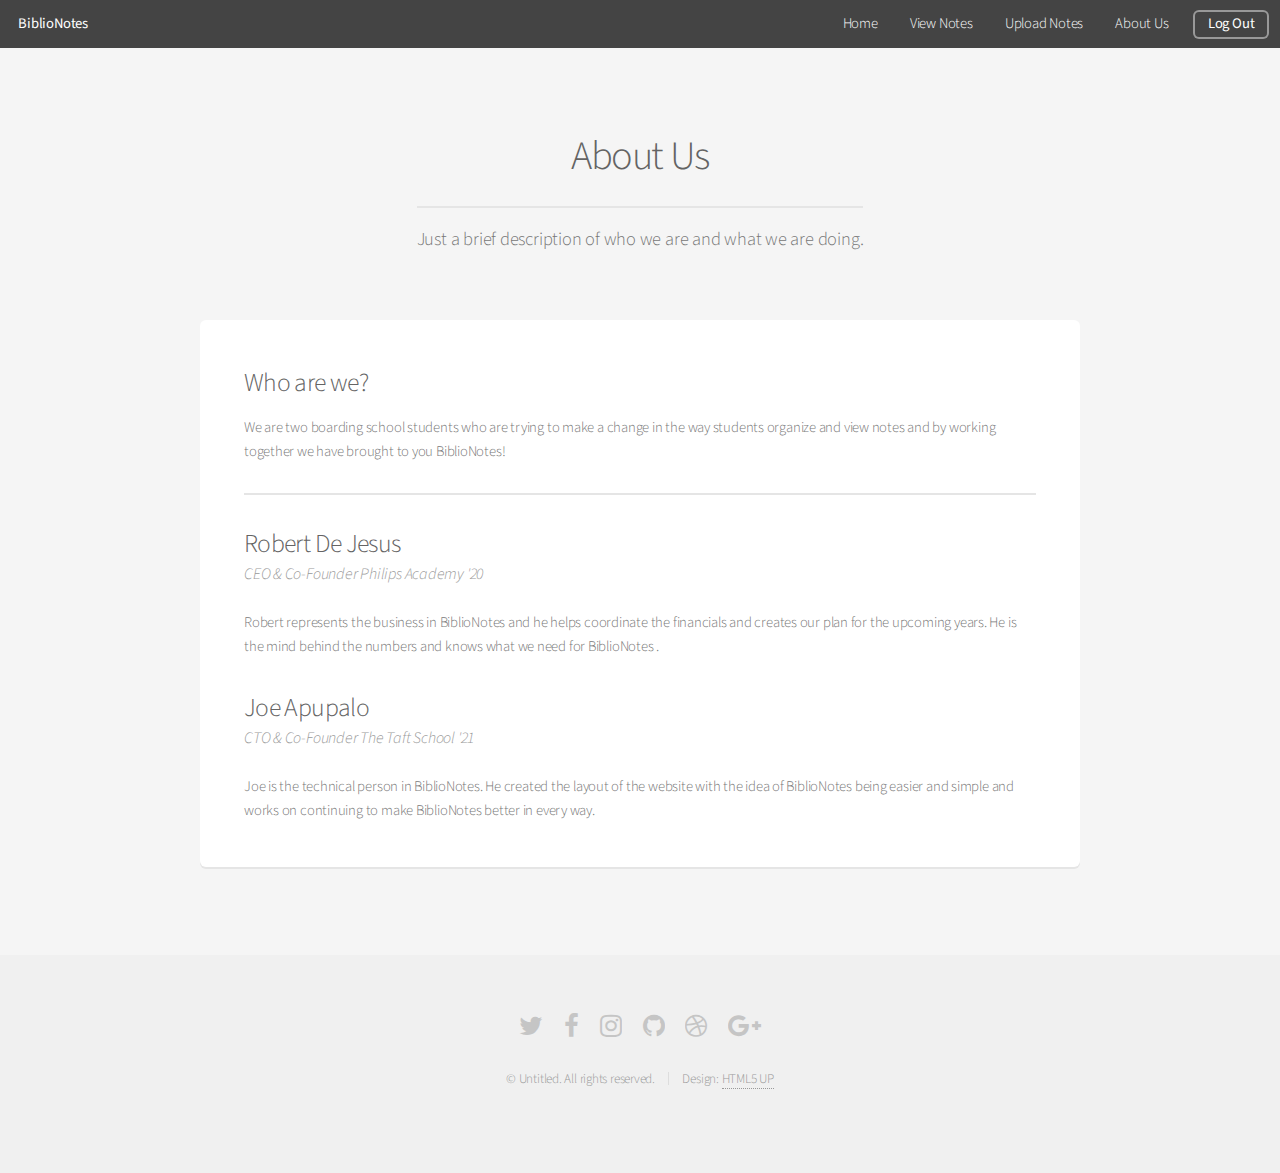
<file: fake-elements.html>
<!DOCTYPE HTML>


-->
<html>
	<head>
		<title>Elements - BiblioNotes</title>
		<meta charset="utf-8" />
		<meta name="viewport" content="width=device-width, initial-scale=1, user-scalable=no" />
		<link rel="stylesheet" href="assets/css/main.css" />
	</head>
	<body class="is-preload">
		<div id="page-wrapper">

			  
				<header id="header">
					<h1><a>BiblioNotes</a> </h1>
					<nav id="nav">
						<ul>
							<li><a href="fake-index.html">Home</a></li>
							<li>
							<li><a href="fake-generic.html">View Notes</a></li>
									<li><a href="fake-contact.html">Upload Notes</a></li>
									<li><a href="fake-elements.html">About Us</a></li>
								<!--<ul>-->
									
									<!--<li>-->
									<!--	<a href="#">Submenu</a>-->
									<!--	<ul>-->
									<!--		<li><a href="#">Option One</a></li>-->
									<!--		<li><a href="#">Option Two</a></li>-->
									<!--		<li><a href="#">Option Three</a></li>-->
									<!--		<li><a href="#">Option Four</a></li>-->
									<!--	</ul>-->
									<!--</li>-->
								<!--</ul>-->
							</li>
							<li><a href="index.html" class="button">Log Out</a></li>
						</ul>
					</nav>
				</header>

			  
				<section id="main" class="container">
					<header>
						<h2>About Us</h2>
						<p>Just a brief description of who we are and what we are doing.</p>
					</header>
					<div class="row">
						<div class="col-12">

						
								<section class="box">
									<h3>Who are we?</h3>
									<p>We are two boarding school students who are trying to make a change in the way students organize and view notes and by working together we have brought to you BiblioNotes!</p>

									<hr />

									<header>
										<h3>Robert De Jesus</h3>
										<p>CEO & Co-Founder 
										Philips Academy '20
										</p>
									</header>
									<p>Robert represents the business in BiblioNotes and he helps coordinate the financials and creates our plan for the upcoming years. He is the mind behind the numbers and knows what we need for BiblioNotes .</p>
									<header>
										<h3>Joe Apupalo</h3>
										<p>CTO & Co-Founder
										The Taft School '21
										</p>
									</header>
									<p>Joe is the technical person in BiblioNotes. He created the layout of the website with the idea of BiblioNotes being easier and simple and works on continuing to make BiblioNotes better in every way.</p>
									

	<!--								<hr />-->

	<!--								<h2>Heading Level 2</h2>-->
	<!--								<h3>Heading Level 3</h3>-->
	<!--								<h4>Heading Level 4</h4>-->
	<!--								<h5>Heading Level 5</h5>-->
	<!--								<h6>Heading Level 6</h6>-->

	<!--								<hr />-->

	<!--								<h4>Blockquote</h4>-->
	<!--								<blockquote>Fringilla nisl. Donec accumsan interdum nisi, quis tincidunt felis sagittis eget tempus euismod. Vestibulum ante ipsum primis in faucibus vestibulum. Blandit adipiscing eu felis iaculis volutpat ac adipiscing accumsan faucibus. Vestibulum ante ipsum primis in faucibus lorem ipsum dolor sit amet nullam adipiscing eu felis.</blockquote>-->

	<!--								<h4>Preformatted</h4>-->
	<!--								<pre>i = 0;-->

	<!--while (!deck.isInOrder()) {-->
	<!--    print 'Iteration ' + i;-->
	<!--    deck.shuffle();-->
	<!--    i++;-->
	<!--}-->

	<!--print 'It took ' + i + ' iterations to sort the deck.';-->
	<!--</pre>-->
	<!--							</section>-->

	<!--					</div>-->
	<!--				</div>-->
	<!--				<div class="row">-->
	<!--					<div class="col-12">-->

	<!--						 Lists -->
	<!--							<section class="box">-->
	<!--								<h3>Lists</h3>-->
	<!--								<div class="row">-->
	<!--									<div class="col-6 col-12-mobilep">-->

	<!--										<h4>Unordered</h4>-->
	<!--										<ul>-->
	<!--											<li>Dolor pulvinar etiam magna etiam.</li>-->
	<!--											<li>Sagittis adipiscing lorem eleifend.</li>-->
	<!--											<li>Felis enim feugiat dolore viverra.</li>-->
	<!--										</ul>-->

	<!--										<h4>Alternate</h4>-->
	<!--										<ul class="alt">-->
	<!--											<li>Dolor pulvinar etiam magna etiam.</li>-->
	<!--											<li>Sagittis adipiscing lorem eleifend.</li>-->
	<!--											<li>Felis enim feugiat dolore viverra.</li>-->
	<!--										</ul>-->

	<!--									</div>-->
	<!--									<div class="col-6 col-12-mobilep">-->

	<!--										<h4>Ordered</h4>-->
	<!--										<ol>-->
	<!--											<li>Dolor pulvinar etiam magna etiam.</li>-->
	<!--											<li>Etiam vel felis at lorem sed viverra.</li>-->
	<!--											<li>Felis enim feugiat dolore viverra.</li>-->
	<!--											<li>Dolor pulvinar etiam magna etiam.</li>-->
	<!--											<li>Etiam vel felis at lorem sed viverra.</li>-->
	<!--											<li>Felis enim feugiat dolore viverra.</li>-->
	<!--										</ol>-->

	<!--										<h4>Icons</h4>-->
	<!--										<ul class="icons">-->
	<!--											<li><a href="#" class="icon fa-twitter"><span class="label">Twitter</span></a></li>-->
	<!--											<li><a href="#" class="icon fa-facebook"><span class="label">Facebook</span></a></li>-->
	<!--											<li><a href="#" class="icon fa-instagram"><span class="label">Instagram</span></a></li>-->
	<!--											<li><a href="#" class="icon fa-github"><span class="label">Github</span></a></li>-->
	<!--											<li><a href="#" class="icon fa-dribbble"><span class="label">Dribbble</span></a></li>-->
	<!--											<li><a href="#" class="icon fa-tumblr"><span class="label">Tumblr</span></a></li>-->
	<!--										</ul>-->

	<!--									</div>-->
	<!--								</div>-->

	<!--								<h4>Actions</h4>-->
	<!--								<ul class="actions">-->
	<!--									<li><a href="#" class="button special">Default</a></li>-->
	<!--									<li><a href="#" class="button">Default</a></li>-->
	<!--									<li><a href="#" class="button alt">Default</a></li>-->
	<!--								</ul>-->
	<!--								<ul class="actions small">-->
	<!--									<li><a href="#" class="button special small">Small</a></li>-->
	<!--									<li><a href="#" class="button small">Small</a></li>-->
	<!--									<li><a href="#" class="button alt small">Small</a></li>-->
	<!--								</ul>-->
	<!--								<div class="row">-->
	<!--									<div class="col-3 col-6-narrower col-12-mobilep">-->
	<!--										<ul class="actions stacked">-->
	<!--											<li><a href="#" class="button special">Default</a></li>-->
	<!--											<li><a href="#" class="button">Default</a></li>-->
	<!--											<li><a href="#" class="button alt">Default</a></li>-->
	<!--										</ul>-->
	<!--									</div>-->
	<!--									<div class="col-3 col-6-narrower col-12-mobilep">-->
	<!--										<ul class="actions stacked">-->
	<!--											<li><a href="#" class="button special small">Small</a></li>-->
	<!--											<li><a href="#" class="button small">Small</a></li>-->
	<!--											<li><a href="#" class="button alt small">Small</a></li>-->
	<!--										</ul>-->
	<!--									</div>-->
	<!--									<div class="col-3 col-6-narrower col-12-mobilep">-->
	<!--										<ul class="actions stacked">-->
	<!--											<li><a href="#" class="button special fit">Default</a></li>-->
	<!--											<li><a href="#" class="button fit">Default</a></li>-->
	<!--											<li><a href="#" class="button alt fit">Default</a></li>-->
	<!--										</ul>-->
	<!--									</div>-->
	<!--									<div class="col-3 col-6-narrower col-12-mobilep">-->
	<!--										<ul class="actions stacked">-->
	<!--											<li><a href="#" class="button special small fit">Small</a></li>-->
	<!--											<li><a href="#" class="button small fit">Small</a></li>-->
	<!--											<li><a href="#" class="button alt small fit">Small</a></li>-->
	<!--										</ul>-->
	<!--									</div>-->
	<!--								</div>-->
	<!--							</section>-->

	<!--					</div>-->
	<!--				</div>-->
	<!--				<div class="row">-->
	<!--					<div class="col-12">-->

	<!--						 Table -->
	<!--							<section class="box">-->
	<!--								<h3>Table</h3>-->

	<!--								<h4>Default</h4>-->
	<!--								<div class="table-wrapper">-->
	<!--									<table>-->
	<!--										<thead>-->
	<!--											<tr>-->
	<!--												<th>Name</th>-->
	<!--												<th>Description</th>-->
	<!--												<th>Price</th>-->
	<!--											</tr>-->
	<!--										</thead>-->
	<!--										<tbody>-->
	<!--											<tr>-->
	<!--												<td>Something</td>-->
	<!--												<td>Ante turpis integer aliquet porttitor.</td>-->
	<!--												<td>29.99</td>-->
	<!--											</tr>-->
	<!--											<tr>-->
	<!--												<td>Nothing</td>-->
	<!--												<td>Vis ac commodo adipiscing arcu aliquet.</td>-->
	<!--												<td>19.99</td>-->
	<!--											</tr>-->
	<!--											<tr>-->
	<!--												<td>Something</td>-->
	<!--												<td> Morbi faucibus arcu accumsan lorem.</td>-->
	<!--												<td>29.99</td>-->
	<!--											</tr>-->
	<!--											<tr>-->
	<!--												<td>Nothing</td>-->
	<!--												<td>Vitae integer tempus condimentum.</td>-->
	<!--												<td>19.99</td>-->
	<!--											</tr>-->
	<!--											<tr>-->
	<!--												<td>Something</td>-->
	<!--												<td>Ante turpis integer aliquet porttitor.</td>-->
	<!--												<td>29.99</td>-->
	<!--											</tr>-->
	<!--										</tbody>-->
	<!--										<tfoot>-->
	<!--											<tr>-->
	<!--												<td colspan="2"></td>-->
	<!--												<td>100.00</td>-->
	<!--											</tr>-->
	<!--										</tfoot>-->
	<!--									</table>-->
	<!--								</div>-->

	<!--								<h4>Alternate</h4>-->
	<!--								<div class="table-wrapper">-->
	<!--									<table class="alt">-->
	<!--										<thead>-->
	<!--											<tr>-->
	<!--												<th>Name</th>-->
	<!--												<th>Description</th>-->
	<!--												<th>Price</th>-->
	<!--											</tr>-->
	<!--										</thead>-->
	<!--										<tbody>-->
	<!--											<tr>-->
	<!--												<td>Something</td>-->
	<!--												<td>Ante turpis integer aliquet porttitor.</td>-->
	<!--												<td>29.99</td>-->
	<!--											</tr>-->
	<!--											<tr>-->
	<!--												<td>Nothing</td>-->
	<!--												<td>Vis ac commodo adipiscing arcu aliquet.</td>-->
	<!--												<td>19.99</td>-->
	<!--											</tr>-->
	<!--											<tr>-->
	<!--												<td>Something</td>-->
	<!--												<td> Morbi faucibus arcu accumsan lorem.</td>-->
	<!--												<td>29.99</td>-->
	<!--											</tr>-->
	<!--											<tr>-->
	<!--												<td>Nothing</td>-->
	<!--												<td>Vitae integer tempus condimentum.</td>-->
	<!--												<td>19.99</td>-->
	<!--											</tr>-->
	<!--											<tr>-->
	<!--												<td>Something</td>-->
	<!--												<td>Ante turpis integer aliquet porttitor.</td>-->
	<!--												<td>29.99</td>-->
	<!--											</tr>-->
	<!--										</tbody>-->
	<!--										<tfoot>-->
	<!--											<tr>-->
	<!--												<td colspan="2"></td>-->
	<!--												<td>100.00</td>-->
	<!--											</tr>-->
	<!--										</tfoot>-->
	<!--									</table>-->
	<!--								</div>-->
	<!--							</section>-->

	<!--					</div>-->
	<!--				</div>-->
	<!--				<div class="row">-->
	<!--					<div class="col-12">-->

	<!--						 Buttons -->
	<!--							<section class="box">-->
	<!--								<h3>Buttons</h3>-->
	<!--								<ul class="actions">-->
	<!--									<li><a href="#" class="button special">Special</a></li>-->
	<!--									<li><a href="#" class="button">Default</a></li>-->
	<!--									<li><a href="#" class="button alt">Alternate</a></li>-->
	<!--								</ul>-->
	<!--								<ul class="actions">-->
	<!--									<li><a href="#" class="button special big">Big</a></li>-->
	<!--									<li><a href="#" class="button">Default</a></li>-->
	<!--									<li><a href="#" class="button alt small">Small</a></li>-->
	<!--								</ul>-->
	<!--								<ul class="actions fit">-->
	<!--									<li><a href="#" class="button special fit">Fit</a></li>-->
	<!--									<li><a href="#" class="button fit">Fit</a></li>-->
	<!--									<li><a href="#" class="button alt fit">Fit</a></li>-->
	<!--								</ul>-->
	<!--								<ul class="actions fit small">-->
	<!--									<li><a href="#" class="button special fit small">Fit + Small</a></li>-->
	<!--									<li><a href="#" class="button fit small">Fit + Small</a></li>-->
	<!--									<li><a href="#" class="button alt fit small">Fit + Small</a></li>-->
	<!--								</ul>-->
	<!--								<ul class="actions">-->
	<!--									<li><a href="#" class="button special icon fa-search">Icon</a></li>-->
	<!--									<li><a href="#" class="button icon fa-download">Icon</a></li>-->
	<!--									<li><a href="#" class="button alt icon fa-check">Icon</a></li>-->
	<!--								</ul>-->
	<!--								<ul class="actions">-->
	<!--									<li><span class="button special disabled">Special</span></li>-->
	<!--									<li><span class="button disabled">Default</span></li>-->
	<!--									<li><span class="button alt disabled">Alternate</span></li>-->
	<!--								</ul>-->
	<!--							</section>-->

	<!--					</div>-->
	<!--				</div>-->
	<!--				<div class="row">-->
	<!--					<div class="col-12">-->

	<!--						 Form -->
	<!--							<section class="box">-->
	<!--								<h3>Form</h3>-->
	<!--								<form method="post" action="#">-->
	<!--									<div class="row gtr-uniform gtr-50">-->
	<!--										<div class="col-6 col-12-mobilep">-->
	<!--											<input type="text" name="name" id="name" value="" placeholder="Name" />-->
	<!--										</div>-->
	<!--										<div class="col-6 col-12-mobilep">-->
	<!--											<input type="email" name="email" id="email" value="" placeholder="Email" />-->
	<!--										</div>-->
	<!--										<div class="col-12">-->
	<!--											<select name="category" id="category">-->
	<!--												<option value="">- Category -</option>-->
	<!--												<option value="1">Manufacturing</option>-->
	<!--												<option value="1">Shipping</option>-->
	<!--												<option value="1">Administration</option>-->
	<!--												<option value="1">Human Resources</option>-->
	<!--											</select>-->
	<!--										</div>-->
	<!--										<div class="col-4 col-12-narrower">-->
	<!--											<input type="radio" id="priority-low" name="priority" checked>-->
	<!--											<label for="priority-low">Low Priority</label>-->
	<!--										</div>-->
	<!--										<div class="col-4 col-12-narrower">-->
	<!--											<input type="radio" id="priority-normal" name="priority">-->
	<!--											<label for="priority-normal">Normal Priority</label>-->
	<!--										</div>-->
	<!--										<div class="col-4 col-12-narrower">-->
	<!--											<input type="radio" id="priority-high" name="priority">-->
	<!--											<label for="priority-high">High Priority</label>-->
	<!--										</div>-->
	<!--										<div class="col-6 col-12-narrower">-->
	<!--											<input type="checkbox" id="copy" name="copy">-->
	<!--											<label for="copy">Email me a copy of this message</label>-->
	<!--										</div>-->
	<!--										<div class="col-6 col-12-narrower">-->
	<!--											<input type="checkbox" id="human" name="human" checked>-->
	<!--											<label for="human">I am a human and not a robot</label>-->
	<!--										</div>-->
	<!--										<div class="col-12">-->
	<!--											<textarea name="message" id="message" placeholder="Enter your message" rows="6"></textarea>-->
	<!--										</div>-->
	<!--										<div class="col-12">-->
	<!--											<ul class="actions">-->
	<!--												<li><input type="submit" value="Send Message" /></li>-->
	<!--												<li><input type="reset" value="Reset" class="alt" /></li>-->
	<!--											</ul>-->
	<!--										</div>-->
	<!--									</div>-->
	<!--								</form>-->

	<!--								<hr />-->

	<!--								<form method="post" action="#">-->
	<!--									<div class="row gtr-uniform gtr-50">-->
	<!--										<div class="col-9 col-12-mobilep">-->
	<!--											<input type="text" name="query" id="query" value="" placeholder="Query" />-->
	<!--										</div>-->
	<!--										<div class="col-3 col-12-mobilep">-->
	<!--											<input type="submit" value="Search" class="fit" />-->
	<!--										</div>-->
	<!--									</div>-->
	<!--								</form>-->
	<!--							</section>-->

	<!--					</div>-->
	<!--				</div>-->
	<!--				<div class="row">-->
	<!--					<div class="col-12">-->

	<!--						 Image -->
	<!--							<section class="box">-->
	<!--								<h3>Image</h3>-->
	<!--								<h4>Fit</h4>-->
	<!--								<span class="image fit"><img src="images/pic04.jpg" alt="" /></span>-->
	<!--								<div class="box alt">-->
	<!--									<div class="row gtr-50 gtr-uniform">-->
	<!--										<div class="col-4"><span class="image fit"><img src="images/pic04.jpg" alt="" /></span></div>-->
	<!--										<div class="col-4"><span class="image fit"><img src="images/pic04.jpg" alt="" /></span></div>-->
	<!--										<div class="col-4"><span class="image fit"><img src="images/pic04.jpg" alt="" /></span></div>-->
	<!--										<div class="col-4"><span class="image fit"><img src="images/pic04.jpg" alt="" /></span></div>-->
	<!--										<div class="col-4"><span class="image fit"><img src="images/pic04.jpg" alt="" /></span></div>-->
	<!--										<div class="col-4"><span class="image fit"><img src="images/pic04.jpg" alt="" /></span></div>-->
	<!--										<div class="col-4"><span class="image fit"><img src="images/pic04.jpg" alt="" /></span></div>-->
	<!--										<div class="col-4"><span class="image fit"><img src="images/pic04.jpg" alt="" /></span></div>-->
	<!--										<div class="col-4"><span class="image fit"><img src="images/pic04.jpg" alt="" /></span></div>-->
	<!--									</div>-->
	<!--								</div>-->

	<!--								<h4>Left &amp; Right</h4>-->
	<!--								<p><span class="image left"><img src="images/pic05.jpg" alt="" /></span>Fringilla nisl. Donec accumsan interdum nisi, quis tincidunt felis sagittis eget. tempus euismod. Vestibulum ante ipsum primis in faucibus vestibulum. Blandit adipiscing eu felis iaculis volutpat ac adipiscing accumsan eu faucibus. Integer ac pellentesque praesent tincidunt felis sagittis eget. tempus euismod. Vestibulum ante ipsum primis in faucibus vestibulum. Blandit adipiscing eu felis iaculis volutpat ac adipiscing accumsan eu faucibus. Integer ac pellentesque praesent. Donec accumsan interdum nisi, quis tincidunt felis sagittis eget. tempus euismod. Vestibulum ante ipsum primis in faucibus vestibulum. Blandit adipiscing eu felis iaculis volutpat ac adipiscing accumsan eu faucibus. Integer ac pellentesque praesent tincidunt felis sagittis eget. tempus euismod. Vestibulum ante ipsum primis in faucibus vestibulum. Blandit adipiscing eu felis iaculis volutpat ac adipiscing accumsan eu faucibus. Integer ac pellentesque praesent.</p>-->
	<!--								<p><span class="image right"><img src="images/pic05.jpg" alt="" /></span>Fringilla nisl. Donec accumsan interdum nisi, quis tincidunt felis sagittis eget. tempus euismod. Vestibulum ante ipsum primis in faucibus vestibulum. Blandit adipiscing eu felis iaculis volutpat ac adipiscing accumsan eu faucibus. Integer ac pellentesque praesent tincidunt felis sagittis eget. tempus euismod. Vestibulum ante ipsum primis in faucibus vestibulum. Blandit adipiscing eu felis iaculis volutpat ac adipiscing accumsan eu faucibus. Integer ac pellentesque praesent. Donec accumsan interdum nisi, quis tincidunt felis sagittis eget. tempus euismod. Vestibulum ante ipsum primis in faucibus vestibulum. Blandit adipiscing eu felis iaculis volutpat ac adipiscing accumsan eu faucibus. Integer ac pellentesque praesent tincidunt felis sagittis eget. tempus euismod. Vestibulum ante ipsum primis in faucibus vestibulum. Blandit adipiscing eu felis iaculis volutpat ac adipiscing accumsan eu faucibus. Integer ac pellentesque praesent.</p>-->
	<!--							</section>-->

						</div>
					</div>
				</section>

			  
				<footer id="footer">
					<ul class="icons">
						<li><a href="#" class="icon fa-twitter"><span class="label">Twitter</span></a></li>
						<li><a href="#" class="icon fa-facebook"><span class="label">Facebook</span></a></li>
						<li><a href="#" class="icon fa-instagram"><span class="label">Instagram</span></a></li>
						<li><a href="#" class="icon fa-github"><span class="label">Github</span></a></li>
						<li><a href="#" class="icon fa-dribbble"><span class="label">Dribbble</span></a></li>
						<li><a href="#" class="icon fa-google-plus"><span class="label">Google+</span></a></li>
					</ul>
					<ul class="copyright">
						<li>&copy; Untitled. All rights reserved.</li><li>Design: <a href="http://html5up.net">HTML5 UP</a></li>
					</ul>
				</footer>

		</div>

		  
			<script src="assets/js/jquery.min.js"></script>
			<script src="assets/js/jquery.dropotron.min.js"></script>
			<script src="assets/js/jquery.scrollex.min.js"></script>
			<script src="assets/js/browser.min.js"></script>
			<script src="assets/js/breakpoints.min.js"></script>
			<script src="assets/js/util.js"></script>
			<script src="assets/js/main.js"></script>

	</body>
</html>
</file>
<file: assets/css/main.css>
@import url("font-awesome.min.css");
@import url("https://fonts.googleapis.com/css?family=Source+Sans+Pro:300,400,300italic,400italic");

/*
	Alpha by HTML5 UP
	html5up.net | @ajlkn
	Free for personal and commercial use under the CCA 3.0 license (html5up.net/license)
*/

/* Reset */

/* Based on meyerweb.com/eric/tools/css/reset (v2.0 | 20110126 | License: public domain) */

	html, body, div, span, applet, object,
	iframe, h1, h2, h3, h4, h5, h6, p, blockquote,
	pre, a, abbr, acronym, address, big, cite,
	code, del, dfn, em, img, ins, kbd, q, s, samp,
	small, strike, strong, sub, sup, tt, var, b,
	u, i, center, dl, dt, dd, ol, ul, li, fieldset,
	form, label, legend, table, caption, tbody,
	tfoot, thead, tr, th, td, article, aside,
	canvas, details, embed, figure, figcaption,
	footer, header, hgroup, menu, nav, output, ruby,
	section, summary, time, mark, audio, video {
		margin: 0;
		padding: 0;
		border: 0;
		font-size: 100%;
		font: inherit;
		vertical-align: baseline;
	}

	article, aside, details, figcaption, figure,
	footer, header, hgroup, menu, nav, section {
		display: block;
	}

	body {
		line-height: 1;
	}

	ol, ul {
		list-style: none;
	}

	blockquote, q {
		quotes: none;
	}

		blockquote:before, blockquote:after, q:before, q:after {
			content: '';
			content: none;
		}

	table {
		border-collapse: collapse;
		border-spacing: 0;
	}

	body {
		-webkit-text-size-adjust: none;
	}

	mark {
		background-color: transparent;
		color: inherit;
	}

	input::-moz-focus-inner {
		border: 0;
		padding: 0;
	}

	input, select, textarea {
		-moz-appearance: none;
		-webkit-appearance: none;
		-ms-appearance: none;
		appearance: none;
	}

/* Basic */

	@-ms-viewport {
		width: device-width;
	}

	body {
		-ms-overflow-style: scrollbar;
	}

	@media screen and (max-width: 480px) {

		html, body {
			min-width: 320px;
		}

	}

	html {
		box-sizing: border-box;
	}

	*, *:before, *:after {
		box-sizing: inherit;
	}

	body {
		background: #f5f5f5;
	}

	body, input, select, textarea {
		color: #777;
		font-family: "Source Sans Pro", sans-serif;
		font-size: 16pt;
		font-weight: 300;
		line-height: 1.65em;
		letter-spacing: -0.015em;
	}

	a {
		-moz-transition: color 0.2s ease-in-out, border-bottom-color 0.2s ease-in-out;
		-webkit-transition: color 0.2s ease-in-out, border-bottom-color 0.2s ease-in-out;
		-ms-transition: color 0.2s ease-in-out, border-bottom-color 0.2s ease-in-out;
		transition: color 0.2s ease-in-out, border-bottom-color 0.2s ease-in-out;
		border-bottom: dotted 1px;
		color: #e89980;
		text-decoration: none;
	}

		a:hover {
			border-bottom-color: transparent;
		}

	strong, b {
		color: #646464;
		font-weight: 400;
	}

	em, i {
		font-style: italic;
	}

	p {
		margin: 0 0 2em 0;
	}

	h1, h2, h3, h4, h5, h6 {
		color: #646464;
		font-weight: 300;
		line-height: 1em;
		margin: 0 0 0.5em 0;
	}

		h1 a, h2 a, h3 a, h4 a, h5 a, h6 a {
			color: inherit;
			text-decoration: none;
		}

	h2 {
		font-size: 2.25em;
		line-height: 1.5em;
		letter-spacing: -0.035em;
	}

	h3 {
		font-size: 1.75em;
		line-height: 1.5em;
		letter-spacing: -0.025em;
	}

	h4 {
		font-size: 1.1em;
		line-height: 1.5em;
		letter-spacing: 0;
	}

	h5 {
		font-size: 0.9em;
		line-height: 1.5em;
		letter-spacing: 0;
	}

	h6 {
		font-size: 0.7em;
		line-height: 1.5em;
		letter-spacing: 0;
	}

	sub {
		font-size: 0.8em;
		position: relative;
		top: 0.5em;
	}

	sup {
		font-size: 0.8em;
		position: relative;
		top: -0.5em;
	}

	hr {
		border: 0;
		border-bottom: solid 2px #e5e5e5;
		margin: 2em 0;
	}

		hr.major {
			margin: 3em 0;
		}

	blockquote {
		border-left: solid 4px #e5e5e5;
		font-style: italic;
		margin: 0 0 2em 0;
		padding: 0.5em 0 0.5em 2em;
	}

	pre {
		-webkit-overflow-scrolling: touch;
		background: #f8f8f8;
		border-radius: 6px;
		border: solid 1px #e5e5e5;
		font-family: monospace;
		font-size: 0.9em;
		line-height: 1.75em;
		margin: 0 0 2em 0;
		overflow-x: auto;
		padding: 1em 1.5em;
	}

	code {
		background: #f8f8f8;
		border-radius: 6px;
		border: solid 1px #e5e5e5;
		font-family: monospace;
		font-size: 0.9em;
		margin: 0 0.25em;
		padding: 0.25em 0.65em;
	}

	.align-left {
		text-align: left;
	}

	.align-center {
		text-align: center;
	}

	.align-right {
		text-align: right;
	}

/* Row */

	.row {
		display: flex;
		flex-wrap: wrap;
		box-sizing: border-box;
		align-items: stretch;
	}

		.row > * {
			box-sizing: border-box;
		}

		.row.gtr-uniform > * > :last-child {
			margin-bottom: 0;
		}

		.row.aln-left {
			justify-content: flex-start;
		}

		.row.aln-center {
			justify-content: center;
		}

		.row.aln-right {
			justify-content: flex-end;
		}

		.row.aln-top {
			align-items: flex-start;
		}

		.row.aln-middle {
			align-items: center;
		}

		.row.aln-bottom {
			align-items: flex-end;
		}

		.row > .imp {
			order: -1;
		}

		.row > .col-1 {
			width: 8.3333333333%;
		}

		.row > .off-1 {
			margin-left: 8.3333333333%;
		}

		.row > .col-2 {
			width: 16.6666666667%;
		}

		.row > .off-2 {
			margin-left: 16.6666666667%;
		}

		.row > .col-3 {
			width: 25%;
		}

		.row > .off-3 {
			margin-left: 25%;
		}

		.row > .col-4 {
			width: 33.3333333333%;
		}

		.row > .off-4 {
			margin-left: 33.3333333333%;
		}

		.row > .col-5 {
			width: 41.6666666667%;
		}

		.row > .off-5 {
			margin-left: 41.6666666667%;
		}

		.row > .col-6 {
			width: 50%;
		}

		.row > .off-6 {
			margin-left: 50%;
		}

		.row > .col-7 {
			width: 58.3333333333%;
		}

		.row > .off-7 {
			margin-left: 58.3333333333%;
		}

		.row > .col-8 {
			width: 66.6666666667%;
		}

		.row > .off-8 {
			margin-left: 66.6666666667%;
		}

		.row > .col-9 {
			width: 75%;
		}

		.row > .off-9 {
			margin-left: 75%;
		}

		.row > .col-10 {
			width: 83.3333333333%;
		}

		.row > .off-10 {
			margin-left: 83.3333333333%;
		}

		.row > .col-11 {
			width: 91.6666666667%;
		}

		.row > .off-11 {
			margin-left: 91.6666666667%;
		}

		.row > .col-12 {
			width: 100%;
		}

		.row > .off-12 {
			margin-left: 100%;
		}

		.row.gtr-0 {
			margin-top: 0;
			margin-left: 0em;
		}

			.row.gtr-0 > * {
				padding: 0 0 0 0em;
			}

			.row.gtr-0.gtr-uniform {
				margin-top: 0em;
			}

				.row.gtr-0.gtr-uniform > * {
					padding-top: 0em;
				}

		.row.gtr-25 {
			margin-top: 0;
			margin-left: -0.5em;
		}

			.row.gtr-25 > * {
				padding: 0 0 0 0.5em;
			}

			.row.gtr-25.gtr-uniform {
				margin-top: -0.5em;
			}

				.row.gtr-25.gtr-uniform > * {
					padding-top: 0.5em;
				}

		.row.gtr-50 {
			margin-top: 0;
			margin-left: -1em;
		}

			.row.gtr-50 > * {
				padding: 0 0 0 1em;
			}

			.row.gtr-50.gtr-uniform {
				margin-top: -1em;
			}

				.row.gtr-50.gtr-uniform > * {
					padding-top: 1em;
				}

		.row {
			margin-top: 0;
			margin-left: -2em;
		}

			.row > * {
				padding: 0 0 0 2em;
			}

			.row.gtr-uniform {
				margin-top: -2em;
			}

				.row.gtr-uniform > * {
					padding-top: 2em;
				}

		.row.gtr-150 {
			margin-top: 0;
			margin-left: -3em;
		}

			.row.gtr-150 > * {
				padding: 0 0 0 3em;
			}

			.row.gtr-150.gtr-uniform {
				margin-top: -3em;
			}

				.row.gtr-150.gtr-uniform > * {
					padding-top: 3em;
				}

		.row.gtr-200 {
			margin-top: 0;
			margin-left: -4em;
		}

			.row.gtr-200 > * {
				padding: 0 0 0 4em;
			}

			.row.gtr-200.gtr-uniform {
				margin-top: -4em;
			}

				.row.gtr-200.gtr-uniform > * {
					padding-top: 4em;
				}

		@media screen and (max-width: 1680px) {

			.row {
				display: flex;
				flex-wrap: wrap;
				box-sizing: border-box;
				align-items: stretch;
			}

				.row > * {
					box-sizing: border-box;
				}

				.row.gtr-uniform > * > :last-child {
					margin-bottom: 0;
				}

				.row.aln-left {
					justify-content: flex-start;
				}

				.row.aln-center {
					justify-content: center;
				}

				.row.aln-right {
					justify-content: flex-end;
				}

				.row.aln-top {
					align-items: flex-start;
				}

				.row.aln-middle {
					align-items: center;
				}

				.row.aln-bottom {
					align-items: flex-end;
				}

				.row > .imp-wide {
					order: -1;
				}

				.row > .col-1-wide {
					width: 8.3333333333%;
				}

				.row > .off-1-wide {
					margin-left: 8.3333333333%;
				}

				.row > .col-2-wide {
					width: 16.6666666667%;
				}

				.row > .off-2-wide {
					margin-left: 16.6666666667%;
				}

				.row > .col-3-wide {
					width: 25%;
				}

				.row > .off-3-wide {
					margin-left: 25%;
				}

				.row > .col-4-wide {
					width: 33.3333333333%;
				}

				.row > .off-4-wide {
					margin-left: 33.3333333333%;
				}

				.row > .col-5-wide {
					width: 41.6666666667%;
				}

				.row > .off-5-wide {
					margin-left: 41.6666666667%;
				}

				.row > .col-6-wide {
					width: 50%;
				}

				.row > .off-6-wide {
					margin-left: 50%;
				}

				.row > .col-7-wide {
					width: 58.3333333333%;
				}

				.row > .off-7-wide {
					margin-left: 58.3333333333%;
				}

				.row > .col-8-wide {
					width: 66.6666666667%;
				}

				.row > .off-8-wide {
					margin-left: 66.6666666667%;
				}

				.row > .col-9-wide {
					width: 75%;
				}

				.row > .off-9-wide {
					margin-left: 75%;
				}

				.row > .col-10-wide {
					width: 83.3333333333%;
				}

				.row > .off-10-wide {
					margin-left: 83.3333333333%;
				}

				.row > .col-11-wide {
					width: 91.6666666667%;
				}

				.row > .off-11-wide {
					margin-left: 91.6666666667%;
				}

				.row > .col-12-wide {
					width: 100%;
				}

				.row > .off-12-wide {
					margin-left: 100%;
				}

				.row.gtr-0 {
					margin-top: 0;
					margin-left: 0em;
				}

					.row.gtr-0 > * {
						padding: 0 0 0 0em;
					}

					.row.gtr-0.gtr-uniform {
						margin-top: 0em;
					}

						.row.gtr-0.gtr-uniform > * {
							padding-top: 0em;
						}

				.row.gtr-25 {
					margin-top: 0;
					margin-left: -0.5em;
				}

					.row.gtr-25 > * {
						padding: 0 0 0 0.5em;
					}

					.row.gtr-25.gtr-uniform {
						margin-top: -0.5em;
					}

						.row.gtr-25.gtr-uniform > * {
							padding-top: 0.5em;
						}

				.row.gtr-50 {
					margin-top: 0;
					margin-left: -1em;
				}

					.row.gtr-50 > * {
						padding: 0 0 0 1em;
					}

					.row.gtr-50.gtr-uniform {
						margin-top: -1em;
					}

						.row.gtr-50.gtr-uniform > * {
							padding-top: 1em;
						}

				.row {
					margin-top: 0;
					margin-left: -2em;
				}

					.row > * {
						padding: 0 0 0 2em;
					}

					.row.gtr-uniform {
						margin-top: -2em;
					}

						.row.gtr-uniform > * {
							padding-top: 2em;
						}

				.row.gtr-150 {
					margin-top: 0;
					margin-left: -3em;
				}

					.row.gtr-150 > * {
						padding: 0 0 0 3em;
					}

					.row.gtr-150.gtr-uniform {
						margin-top: -3em;
					}

						.row.gtr-150.gtr-uniform > * {
							padding-top: 3em;
						}

				.row.gtr-200 {
					margin-top: 0;
					margin-left: -4em;
				}

					.row.gtr-200 > * {
						padding: 0 0 0 4em;
					}

					.row.gtr-200.gtr-uniform {
						margin-top: -4em;
					}

						.row.gtr-200.gtr-uniform > * {
							padding-top: 4em;
						}

		}

		@media screen and (max-width: 1280px) {

			.row {
				display: flex;
				flex-wrap: wrap;
				box-sizing: border-box;
				align-items: stretch;
			}

				.row > * {
					box-sizing: border-box;
				}

				.row.gtr-uniform > * > :last-child {
					margin-bottom: 0;
				}

				.row.aln-left {
					justify-content: flex-start;
				}

				.row.aln-center {
					justify-content: center;
				}

				.row.aln-right {
					justify-content: flex-end;
				}

				.row.aln-top {
					align-items: flex-start;
				}

				.row.aln-middle {
					align-items: center;
				}

				.row.aln-bottom {
					align-items: flex-end;
				}

				.row > .imp-normal {
					order: -1;
				}

				.row > .col-1-normal {
					width: 8.3333333333%;
				}

				.row > .off-1-normal {
					margin-left: 8.3333333333%;
				}

				.row > .col-2-normal {
					width: 16.6666666667%;
				}

				.row > .off-2-normal {
					margin-left: 16.6666666667%;
				}

				.row > .col-3-normal {
					width: 25%;
				}

				.row > .off-3-normal {
					margin-left: 25%;
				}

				.row > .col-4-normal {
					width: 33.3333333333%;
				}

				.row > .off-4-normal {
					margin-left: 33.3333333333%;
				}

				.row > .col-5-normal {
					width: 41.6666666667%;
				}

				.row > .off-5-normal {
					margin-left: 41.6666666667%;
				}

				.row > .col-6-normal {
					width: 50%;
				}

				.row > .off-6-normal {
					margin-left: 50%;
				}

				.row > .col-7-normal {
					width: 58.3333333333%;
				}

				.row > .off-7-normal {
					margin-left: 58.3333333333%;
				}

				.row > .col-8-normal {
					width: 66.6666666667%;
				}

				.row > .off-8-normal {
					margin-left: 66.6666666667%;
				}

				.row > .col-9-normal {
					width: 75%;
				}

				.row > .off-9-normal {
					margin-left: 75%;
				}

				.row > .col-10-normal {
					width: 83.3333333333%;
				}

				.row > .off-10-normal {
					margin-left: 83.3333333333%;
				}

				.row > .col-11-normal {
					width: 91.6666666667%;
				}

				.row > .off-11-normal {
					margin-left: 91.6666666667%;
				}

				.row > .col-12-normal {
					width: 100%;
				}

				.row > .off-12-normal {
					margin-left: 100%;
				}

				.row.gtr-0 {
					margin-top: 0;
					margin-left: 0em;
				}

					.row.gtr-0 > * {
						padding: 0 0 0 0em;
					}

					.row.gtr-0.gtr-uniform {
						margin-top: 0em;
					}

						.row.gtr-0.gtr-uniform > * {
							padding-top: 0em;
						}

				.row.gtr-25 {
					margin-top: 0;
					margin-left: -0.5em;
				}

					.row.gtr-25 > * {
						padding: 0 0 0 0.5em;
					}

					.row.gtr-25.gtr-uniform {
						margin-top: -0.5em;
					}

						.row.gtr-25.gtr-uniform > * {
							padding-top: 0.5em;
						}

				.row.gtr-50 {
					margin-top: 0;
					margin-left: -1em;
				}

					.row.gtr-50 > * {
						padding: 0 0 0 1em;
					}

					.row.gtr-50.gtr-uniform {
						margin-top: -1em;
					}

						.row.gtr-50.gtr-uniform > * {
							padding-top: 1em;
						}

				.row {
					margin-top: 0;
					margin-left: -2em;
				}

					.row > * {
						padding: 0 0 0 2em;
					}

					.row.gtr-uniform {
						margin-top: -2em;
					}

						.row.gtr-uniform > * {
							padding-top: 2em;
						}

				.row.gtr-150 {
					margin-top: 0;
					margin-left: -3em;
				}

					.row.gtr-150 > * {
						padding: 0 0 0 3em;
					}

					.row.gtr-150.gtr-uniform {
						margin-top: -3em;
					}

						.row.gtr-150.gtr-uniform > * {
							padding-top: 3em;
						}

				.row.gtr-200 {
					margin-top: 0;
					margin-left: -4em;
				}

					.row.gtr-200 > * {
						padding: 0 0 0 4em;
					}

					.row.gtr-200.gtr-uniform {
						margin-top: -4em;
					}

						.row.gtr-200.gtr-uniform > * {
							padding-top: 4em;
						}

		}

		@media screen and (max-width: 980px) {

			.row {
				display: flex;
				flex-wrap: wrap;
				box-sizing: border-box;
				align-items: stretch;
			}

				.row > * {
					box-sizing: border-box;
				}

				.row.gtr-uniform > * > :last-child {
					margin-bottom: 0;
				}

				.row.aln-left {
					justify-content: flex-start;
				}

				.row.aln-center {
					justify-content: center;
				}

				.row.aln-right {
					justify-content: flex-end;
				}

				.row.aln-top {
					align-items: flex-start;
				}

				.row.aln-middle {
					align-items: center;
				}

				.row.aln-bottom {
					align-items: flex-end;
				}

				.row > .imp-narrow {
					order: -1;
				}

				.row > .col-1-narrow {
					width: 8.3333333333%;
				}

				.row > .off-1-narrow {
					margin-left: 8.3333333333%;
				}

				.row > .col-2-narrow {
					width: 16.6666666667%;
				}

				.row > .off-2-narrow {
					margin-left: 16.6666666667%;
				}

				.row > .col-3-narrow {
					width: 25%;
				}

				.row > .off-3-narrow {
					margin-left: 25%;
				}

				.row > .col-4-narrow {
					width: 33.3333333333%;
				}

				.row > .off-4-narrow {
					margin-left: 33.3333333333%;
				}

				.row > .col-5-narrow {
					width: 41.6666666667%;
				}

				.row > .off-5-narrow {
					margin-left: 41.6666666667%;
				}

				.row > .col-6-narrow {
					width: 50%;
				}

				.row > .off-6-narrow {
					margin-left: 50%;
				}

				.row > .col-7-narrow {
					width: 58.3333333333%;
				}

				.row > .off-7-narrow {
					margin-left: 58.3333333333%;
				}

				.row > .col-8-narrow {
					width: 66.6666666667%;
				}

				.row > .off-8-narrow {
					margin-left: 66.6666666667%;
				}

				.row > .col-9-narrow {
					width: 75%;
				}

				.row > .off-9-narrow {
					margin-left: 75%;
				}

				.row > .col-10-narrow {
					width: 83.3333333333%;
				}

				.row > .off-10-narrow {
					margin-left: 83.3333333333%;
				}

				.row > .col-11-narrow {
					width: 91.6666666667%;
				}

				.row > .off-11-narrow {
					margin-left: 91.6666666667%;
				}

				.row > .col-12-narrow {
					width: 100%;
				}

				.row > .off-12-narrow {
					margin-left: 100%;
				}

				.row.gtr-0 {
					margin-top: 0;
					margin-left: 0em;
				}

					.row.gtr-0 > * {
						padding: 0 0 0 0em;
					}

					.row.gtr-0.gtr-uniform {
						margin-top: 0em;
					}

						.row.gtr-0.gtr-uniform > * {
							padding-top: 0em;
						}

				.row.gtr-25 {
					margin-top: 0;
					margin-left: -0.5em;
				}

					.row.gtr-25 > * {
						padding: 0 0 0 0.5em;
					}

					.row.gtr-25.gtr-uniform {
						margin-top: -0.5em;
					}

						.row.gtr-25.gtr-uniform > * {
							padding-top: 0.5em;
						}

				.row.gtr-50 {
					margin-top: 0;
					margin-left: -1em;
				}

					.row.gtr-50 > * {
						padding: 0 0 0 1em;
					}

					.row.gtr-50.gtr-uniform {
						margin-top: -1em;
					}

						.row.gtr-50.gtr-uniform > * {
							padding-top: 1em;
						}

				.row {
					margin-top: 0;
					margin-left: -2em;
				}

					.row > * {
						padding: 0 0 0 2em;
					}

					.row.gtr-uniform {
						margin-top: -2em;
					}

						.row.gtr-uniform > * {
							padding-top: 2em;
						}

				.row.gtr-150 {
					margin-top: 0;
					margin-left: -3em;
				}

					.row.gtr-150 > * {
						padding: 0 0 0 3em;
					}

					.row.gtr-150.gtr-uniform {
						margin-top: -3em;
					}

						.row.gtr-150.gtr-uniform > * {
							padding-top: 3em;
						}

				.row.gtr-200 {
					margin-top: 0;
					margin-left: -4em;
				}

					.row.gtr-200 > * {
						padding: 0 0 0 4em;
					}

					.row.gtr-200.gtr-uniform {
						margin-top: -4em;
					}

						.row.gtr-200.gtr-uniform > * {
							padding-top: 4em;
						}

		}

		@media screen and (max-width: 840px) {

			.row {
				display: flex;
				flex-wrap: wrap;
				box-sizing: border-box;
				align-items: stretch;
			}

				.row > * {
					box-sizing: border-box;
				}

				.row.gtr-uniform > * > :last-child {
					margin-bottom: 0;
				}

				.row.aln-left {
					justify-content: flex-start;
				}

				.row.aln-center {
					justify-content: center;
				}

				.row.aln-right {
					justify-content: flex-end;
				}

				.row.aln-top {
					align-items: flex-start;
				}

				.row.aln-middle {
					align-items: center;
				}

				.row.aln-bottom {
					align-items: flex-end;
				}

				.row > .imp-narrower {
					order: -1;
				}

				.row > .col-1-narrower {
					width: 8.3333333333%;
				}

				.row > .off-1-narrower {
					margin-left: 8.3333333333%;
				}

				.row > .col-2-narrower {
					width: 16.6666666667%;
				}

				.row > .off-2-narrower {
					margin-left: 16.6666666667%;
				}

				.row > .col-3-narrower {
					width: 25%;
				}

				.row > .off-3-narrower {
					margin-left: 25%;
				}

				.row > .col-4-narrower {
					width: 33.3333333333%;
				}

				.row > .off-4-narrower {
					margin-left: 33.3333333333%;
				}

				.row > .col-5-narrower {
					width: 41.6666666667%;
				}

				.row > .off-5-narrower {
					margin-left: 41.6666666667%;
				}

				.row > .col-6-narrower {
					width: 50%;
				}

				.row > .off-6-narrower {
					margin-left: 50%;
				}

				.row > .col-7-narrower {
					width: 58.3333333333%;
				}

				.row > .off-7-narrower {
					margin-left: 58.3333333333%;
				}

				.row > .col-8-narrower {
					width: 66.6666666667%;
				}

				.row > .off-8-narrower {
					margin-left: 66.6666666667%;
				}

				.row > .col-9-narrower {
					width: 75%;
				}

				.row > .off-9-narrower {
					margin-left: 75%;
				}

				.row > .col-10-narrower {
					width: 83.3333333333%;
				}

				.row > .off-10-narrower {
					margin-left: 83.3333333333%;
				}

				.row > .col-11-narrower {
					width: 91.6666666667%;
				}

				.row > .off-11-narrower {
					margin-left: 91.6666666667%;
				}

				.row > .col-12-narrower {
					width: 100%;
				}

				.row > .off-12-narrower {
					margin-left: 100%;
				}

				.row.gtr-0 {
					margin-top: 0;
					margin-left: 0em;
				}

					.row.gtr-0 > * {
						padding: 0 0 0 0em;
					}

					.row.gtr-0.gtr-uniform {
						margin-top: 0em;
					}

						.row.gtr-0.gtr-uniform > * {
							padding-top: 0em;
						}

				.row.gtr-25 {
					margin-top: 0;
					margin-left: -0.5em;
				}

					.row.gtr-25 > * {
						padding: 0 0 0 0.5em;
					}

					.row.gtr-25.gtr-uniform {
						margin-top: -0.5em;
					}

						.row.gtr-25.gtr-uniform > * {
							padding-top: 0.5em;
						}

				.row.gtr-50 {
					margin-top: 0;
					margin-left: -1em;
				}

					.row.gtr-50 > * {
						padding: 0 0 0 1em;
					}

					.row.gtr-50.gtr-uniform {
						margin-top: -1em;
					}

						.row.gtr-50.gtr-uniform > * {
							padding-top: 1em;
						}

				.row {
					margin-top: 0;
					margin-left: -2em;
				}

					.row > * {
						padding: 0 0 0 2em;
					}

					.row.gtr-uniform {
						margin-top: -2em;
					}

						.row.gtr-uniform > * {
							padding-top: 2em;
						}

				.row.gtr-150 {
					margin-top: 0;
					margin-left: -3em;
				}

					.row.gtr-150 > * {
						padding: 0 0 0 3em;
					}

					.row.gtr-150.gtr-uniform {
						margin-top: -3em;
					}

						.row.gtr-150.gtr-uniform > * {
							padding-top: 3em;
						}

				.row.gtr-200 {
					margin-top: 0;
					margin-left: -4em;
				}

					.row.gtr-200 > * {
						padding: 0 0 0 4em;
					}

					.row.gtr-200.gtr-uniform {
						margin-top: -4em;
					}

						.row.gtr-200.gtr-uniform > * {
							padding-top: 4em;
						}

		}

		@media screen and (max-width: 736px) {

			.row {
				display: flex;
				flex-wrap: wrap;
				box-sizing: border-box;
				align-items: stretch;
			}

				.row > * {
					box-sizing: border-box;
				}

				.row.gtr-uniform > * > :last-child {
					margin-bottom: 0;
				}

				.row.aln-left {
					justify-content: flex-start;
				}

				.row.aln-center {
					justify-content: center;
				}

				.row.aln-right {
					justify-content: flex-end;
				}

				.row.aln-top {
					align-items: flex-start;
				}

				.row.aln-middle {
					align-items: center;
				}

				.row.aln-bottom {
					align-items: flex-end;
				}

				.row > .imp-mobile {
					order: -1;
				}

				.row > .col-1-mobile {
					width: 8.3333333333%;
				}

				.row > .off-1-mobile {
					margin-left: 8.3333333333%;
				}

				.row > .col-2-mobile {
					width: 16.6666666667%;
				}

				.row > .off-2-mobile {
					margin-left: 16.6666666667%;
				}

				.row > .col-3-mobile {
					width: 25%;
				}

				.row > .off-3-mobile {
					margin-left: 25%;
				}

				.row > .col-4-mobile {
					width: 33.3333333333%;
				}

				.row > .off-4-mobile {
					margin-left: 33.3333333333%;
				}

				.row > .col-5-mobile {
					width: 41.6666666667%;
				}

				.row > .off-5-mobile {
					margin-left: 41.6666666667%;
				}

				.row > .col-6-mobile {
					width: 50%;
				}

				.row > .off-6-mobile {
					margin-left: 50%;
				}

				.row > .col-7-mobile {
					width: 58.3333333333%;
				}

				.row > .off-7-mobile {
					margin-left: 58.3333333333%;
				}

				.row > .col-8-mobile {
					width: 66.6666666667%;
				}

				.row > .off-8-mobile {
					margin-left: 66.6666666667%;
				}

				.row > .col-9-mobile {
					width: 75%;
				}

				.row > .off-9-mobile {
					margin-left: 75%;
				}

				.row > .col-10-mobile {
					width: 83.3333333333%;
				}

				.row > .off-10-mobile {
					margin-left: 83.3333333333%;
				}

				.row > .col-11-mobile {
					width: 91.6666666667%;
				}

				.row > .off-11-mobile {
					margin-left: 91.6666666667%;
				}

				.row > .col-12-mobile {
					width: 100%;
				}

				.row > .off-12-mobile {
					margin-left: 100%;
				}

				.row.gtr-0 {
					margin-top: 0;
					margin-left: 0em;
				}

					.row.gtr-0 > * {
						padding: 0 0 0 0em;
					}

					.row.gtr-0.gtr-uniform {
						margin-top: 0em;
					}

						.row.gtr-0.gtr-uniform > * {
							padding-top: 0em;
						}

				.row.gtr-25 {
					margin-top: 0;
					margin-left: -0.5em;
				}

					.row.gtr-25 > * {
						padding: 0 0 0 0.5em;
					}

					.row.gtr-25.gtr-uniform {
						margin-top: -0.5em;
					}

						.row.gtr-25.gtr-uniform > * {
							padding-top: 0.5em;
						}

				.row.gtr-50 {
					margin-top: 0;
					margin-left: -1em;
				}

					.row.gtr-50 > * {
						padding: 0 0 0 1em;
					}

					.row.gtr-50.gtr-uniform {
						margin-top: -1em;
					}

						.row.gtr-50.gtr-uniform > * {
							padding-top: 1em;
						}

				.row {
					margin-top: 0;
					margin-left: -2em;
				}

					.row > * {
						padding: 0 0 0 2em;
					}

					.row.gtr-uniform {
						margin-top: -2em;
					}

						.row.gtr-uniform > * {
							padding-top: 2em;
						}

				.row.gtr-150 {
					margin-top: 0;
					margin-left: -3em;
				}

					.row.gtr-150 > * {
						padding: 0 0 0 3em;
					}

					.row.gtr-150.gtr-uniform {
						margin-top: -3em;
					}

						.row.gtr-150.gtr-uniform > * {
							padding-top: 3em;
						}

				.row.gtr-200 {
					margin-top: 0;
					margin-left: -4em;
				}

					.row.gtr-200 > * {
						padding: 0 0 0 4em;
					}

					.row.gtr-200.gtr-uniform {
						margin-top: -4em;
					}

						.row.gtr-200.gtr-uniform > * {
							padding-top: 4em;
						}

		}

		@media screen and (max-width: 480px) {

			.row {
				display: flex;
				flex-wrap: wrap;
				box-sizing: border-box;
				align-items: stretch;
			}

				.row > * {
					box-sizing: border-box;
				}

				.row.gtr-uniform > * > :last-child {
					margin-bottom: 0;
				}

				.row.aln-left {
					justify-content: flex-start;
				}

				.row.aln-center {
					justify-content: center;
				}

				.row.aln-right {
					justify-content: flex-end;
				}

				.row.aln-top {
					align-items: flex-start;
				}

				.row.aln-middle {
					align-items: center;
				}

				.row.aln-bottom {
					align-items: flex-end;
				}

				.row > .imp-mobilep {
					order: -1;
				}

				.row > .col-1-mobilep {
					width: 8.3333333333%;
				}

				.row > .off-1-mobilep {
					margin-left: 8.3333333333%;
				}

				.row > .col-2-mobilep {
					width: 16.6666666667%;
				}

				.row > .off-2-mobilep {
					margin-left: 16.6666666667%;
				}

				.row > .col-3-mobilep {
					width: 25%;
				}

				.row > .off-3-mobilep {
					margin-left: 25%;
				}

				.row > .col-4-mobilep {
					width: 33.3333333333%;
				}

				.row > .off-4-mobilep {
					margin-left: 33.3333333333%;
				}

				.row > .col-5-mobilep {
					width: 41.6666666667%;
				}

				.row > .off-5-mobilep {
					margin-left: 41.6666666667%;
				}

				.row > .col-6-mobilep {
					width: 50%;
				}

				.row > .off-6-mobilep {
					margin-left: 50%;
				}

				.row > .col-7-mobilep {
					width: 58.3333333333%;
				}

				.row > .off-7-mobilep {
					margin-left: 58.3333333333%;
				}

				.row > .col-8-mobilep {
					width: 66.6666666667%;
				}

				.row > .off-8-mobilep {
					margin-left: 66.6666666667%;
				}

				.row > .col-9-mobilep {
					width: 75%;
				}

				.row > .off-9-mobilep {
					margin-left: 75%;
				}

				.row > .col-10-mobilep {
					width: 83.3333333333%;
				}

				.row > .off-10-mobilep {
					margin-left: 83.3333333333%;
				}

				.row > .col-11-mobilep {
					width: 91.6666666667%;
				}

				.row > .off-11-mobilep {
					margin-left: 91.6666666667%;
				}

				.row > .col-12-mobilep {
					width: 100%;
				}

				.row > .off-12-mobilep {
					margin-left: 100%;
				}

				.row.gtr-0 {
					margin-top: 0;
					margin-left: 0em;
				}

					.row.gtr-0 > * {
						padding: 0 0 0 0em;
					}

					.row.gtr-0.gtr-uniform {
						margin-top: 0em;
					}

						.row.gtr-0.gtr-uniform > * {
							padding-top: 0em;
						}

				.row.gtr-25 {
					margin-top: 0;
					margin-left: -0.5em;
				}

					.row.gtr-25 > * {
						padding: 0 0 0 0.5em;
					}

					.row.gtr-25.gtr-uniform {
						margin-top: -0.5em;
					}

						.row.gtr-25.gtr-uniform > * {
							padding-top: 0.5em;
						}

				.row.gtr-50 {
					margin-top: 0;
					margin-left: -1em;
				}

					.row.gtr-50 > * {
						padding: 0 0 0 1em;
					}

					.row.gtr-50.gtr-uniform {
						margin-top: -1em;
					}

						.row.gtr-50.gtr-uniform > * {
							padding-top: 1em;
						}

				.row {
					margin-top: 0;
					margin-left: -2em;
				}

					.row > * {
						padding: 0 0 0 2em;
					}

					.row.gtr-uniform {
						margin-top: -2em;
					}

						.row.gtr-uniform > * {
							padding-top: 2em;
						}

				.row.gtr-150 {
					margin-top: 0;
					margin-left: -3em;
				}

					.row.gtr-150 > * {
						padding: 0 0 0 3em;
					}

					.row.gtr-150.gtr-uniform {
						margin-top: -3em;
					}

						.row.gtr-150.gtr-uniform > * {
							padding-top: 3em;
						}

				.row.gtr-200 {
					margin-top: 0;
					margin-left: -4em;
				}

					.row.gtr-200 > * {
						padding: 0 0 0 4em;
					}

					.row.gtr-200.gtr-uniform {
						margin-top: -4em;
					}

						.row.gtr-200.gtr-uniform > * {
							padding-top: 4em;
						}

		}

/* Container */

	.container {
		margin: 0 auto;
		max-width: calc(100% - 5em);
		width: 60em;
	}

		.container.xsmall {
			width: 15em;
		}

		.container.small {
			width: 30em;
		}

		.container.medium {
			width: 45em;
		}

		.container.large {
			width: 75em;
		}

		.container.xlarge {
			width: 90em;
		}

		.container.max {
			width: 100%;
		}

		@media screen and (max-width: 840px) {

			.container {
				width: 100% !important;
			}

		}

		@media screen and (max-width: 736px) {

			.container {
				max-width: 100%;
			}

		}

/* Section/Article */

	section.special, article.special {
		text-align: center;
	}

	header p {
		color: #999;
		position: relative;
		margin: 0 0 1.5em 0;
		font-style: italic;
	}

	header h2 + p {
		font-size: 1.25em;
		margin-top: -1em;
		line-height: 1.5em;
	}

	header h3 + p {
		font-size: 1.1em;
		margin-top: -0.85em;
		line-height: 1.5em;
	}

	header h4 + p,
	header h5 + p,
	header h6 + p {
		font-size: 0.8em;
		margin-top: -0.5em;
		line-height: 1.5em;
	}

	header.major {
		padding: 1em 0;
		text-align: center;
	}

		header.major h2 {
			margin: 0;
		}

		header.major p {
			display: inline-block;
			border-top: solid 2px #e5e5e5;
			color: #777;
			margin: 1.5em 0 0 0;
			padding: 1.5em 0 0 0;
			font-style: normal;
		}

/* Form */

	form {
		margin: 0 0 2em 0;
	}

	label {
		color: #646464;
		display: block;
		font-size: 0.9em;
		font-weight: 300;
		margin: 0 0 1em 0;
	}

	input[type="text"],
	input[type="password"],
	input[type="email"],
	select,
	textarea {
		-moz-appearance: none;
		-webkit-appearance: none;
		-ms-appearance: none;
		appearance: none;
		background-color: #f8f8f8;
		border-radius: 6px;
		border: solid 1px #e5e5e5;
		color: inherit;
		display: block;
		outline: 0;
		padding: 0 1em;
		text-decoration: none;
		width: 100%;
	}

		input[type="text"]:invalid,
		input[type="password"]:invalid,
		input[type="email"]:invalid,
		select:invalid,
		textarea:invalid {
			box-shadow: none;
		}

		input[type="text"]:focus,
		input[type="password"]:focus,
		input[type="email"]:focus,
		select:focus,
		textarea:focus {
			border-color: #e89980;
			box-shadow: 0 0 0 2px #e89980;
		}

	select {
		background-image: url("data:image/svg+xml;charset=utf8,%3Csvg xmlns='http://www.w3.org/2000/svg' width='40' height='40' preserveAspectRatio='none' viewBox='0 0 40 40'%3E%3Cpath d='M9.4,12.3l10.4,10.4l10.4-10.4c0.2-0.2,0.5-0.4,0.9-0.4c0.3,0,0.6,0.1,0.9,0.4l3.3,3.3c0.2,0.2,0.4,0.5,0.4,0.9 c0,0.4-0.1,0.6-0.4,0.9L20.7,31.9c-0.2,0.2-0.5,0.4-0.9,0.4c-0.3,0-0.6-0.1-0.9-0.4L4.3,17.3c-0.2-0.2-0.4-0.5-0.4-0.9 c0-0.4,0.1-0.6,0.4-0.9l3.3-3.3c0.2-0.2,0.5-0.4,0.9-0.4S9.1,12.1,9.4,12.3z' fill='%23e5e5e5' /%3E%3C/svg%3E");
		background-size: 1.25em;
		background-repeat: no-repeat;
		background-position: calc(100% - 1em) center;
		height: 3em;
		padding-right: 3em;
		text-overflow: ellipsis;
	}

		select option {
			color: #777;
			background-color: #f5f5f5;
		}

		select:focus::-ms-value {
			background-color: transparent;
		}

		select::-ms-expand {
			display: none;
		}

	input[type="text"],
	input[type="password"],
	input[type="email"],
	select {
		height: 3em;
	}

	textarea {
		padding: 0.75em 1em;
	}

	input[type="checkbox"],
	input[type="radio"] {
		-moz-appearance: none;
		-webkit-appearance: none;
		-ms-appearance: none;
		appearance: none;
		display: block;
		float: left;
		margin-right: -2em;
		opacity: 0;
		width: 1em;
		z-index: -1;
	}

		input[type="checkbox"] + label,
		input[type="radio"] + label {
			text-decoration: none;
			color: #777;
			cursor: pointer;
			display: inline-block;
			font-size: 1em;
			font-weight: 300;
			padding-left: 2.55em;
			padding-right: 0.75em;
			position: relative;
		}

			input[type="checkbox"] + label:before,
			input[type="radio"] + label:before {
				-moz-osx-font-smoothing: grayscale;
				-webkit-font-smoothing: antialiased;
				font-family: FontAwesome;
				font-style: normal;
				font-weight: normal;
				text-transform: none !important;
			}

			input[type="checkbox"] + label:before,
			input[type="radio"] + label:before {
				background: #f8f8f8;
				border-radius: 6px;
				border: solid 1px #e5e5e5;
				content: '';
				display: inline-block;
				height: 1.8em;
				left: 0;
				line-height: 1.725em;
				position: absolute;
				text-align: center;
				top: 0;
				width: 1.8em;
			}

		input[type="checkbox"]:checked + label:before,
		input[type="radio"]:checked + label:before {
			background: #666;
			border-color: #666;
			color: #ffffff;
			content: '\f00c';
		}

		input[type="checkbox"]:focus + label:before,
		input[type="radio"]:focus + label:before {
			border-color: #e89980;
			box-shadow: 0 0 0 1px #e89980;
		}

	input[type="checkbox"] + label:before {
		border-radius: 6px;
	}

	input[type="radio"] + label:before {
		border-radius: 100%;
	}

	::-webkit-input-placeholder {
		color: #999 !important;
		opacity: 1.0;
	}

	:-moz-placeholder {
		color: #999 !important;
		opacity: 1.0;
	}

	::-moz-placeholder {
		color: #999 !important;
		opacity: 1.0;
	}

	:-ms-input-placeholder {
		color: #999 !important;
		opacity: 1.0;
	}

/* Box */

	.box {
		background: #fff;
		border-radius: 6px;
		box-shadow: 0 2px 0 0 #e5e5e5;
		margin: 0 0 2em 0;
		padding: 3em;
	}

		.box > :last-child {
			margin-bottom: 0;
		}

		.box.alt {
			background: none !important;
			border-radius: 0 !important;
			box-shadow: none !important;
			margin: 0 0 2em 0;
			padding: 0 !important;
		}

		.box.features .features-row {
			border-top: solid 2px #e5e5e5;
			position: relative;
		}

			.box.features .features-row:after {
				clear: both;
				content: '';
				display: block;
			}

			.box.features .features-row section {
				float: left;
				padding: 3em;
				width: 50%;
			}

				.box.features .features-row section :last-child {
					margin-bottom: 0;
				}

				.box.features .features-row section:nth-child(2n) {
					padding-right: 0;
				}

					.box.features .features-row section:nth-child(2n):before {
						background: #e5e5e5;
						content: '';
						display: block;
						height: 100%;
						margin-left: -3em;
						position: absolute;
						top: 0;
						width: 2px;
					}

				.box.features .features-row section:nth-child(2n-1) {
					padding-left: 0;
				}

			.box.features .features-row:first-child {
				border-top: 0;
			}

				.box.features .features-row:first-child section {
					padding-top: 0;
				}

			.box.features .features-row:last-child {
				padding-bottom: 0;
			}

				.box.features .features-row:last-child section {
					padding-bottom: 0;
				}

		.box.special {
			text-align: center;
		}

		.box .image.featured {
			border-radius: 0;
			display: block;
			margin: 3em 0 3em -3em;
			position: relative;
			width: calc(100% + 6em);
		}

			.box .image.featured img {
				border-radius: 0;
				display: block;
				width: 100%;
			}

			.box .image.featured:first-child {
				border-radius: 6px 6px 0 0;
				margin-bottom: 3em;
				margin-top: -3em;
			}

				.box .image.featured:first-child img {
					border-radius: 6px 6px 0 0;
				}

			.box .image.featured:last-child {
				border-radius: 0 0 6px 6px;
				margin-bottom: -3em;
				margin-top: 3em;
			}

				.box .image.featured:last-child img {
					border-radius: 0 0 6px 6px;
				}

/* Icon */

	.icon {
		text-decoration: none;
		border-bottom: none;
		position: relative;
	}

		.icon:before {
			-moz-osx-font-smoothing: grayscale;
			-webkit-font-smoothing: antialiased;
			font-family: FontAwesome;
			font-style: normal;
			font-weight: normal;
			text-transform: none !important;
		}

		.icon > .label {
			display: none;
		}

		.icon.major {
			background: #666;
			border-radius: 100%;
			color: #ffffff;
			cursor: default;
			display: inline-block;
			height: 5.5em;
			line-height: 5.5em;
			margin: 0 0 2em 0;
			width: 5.5em;
		}

			.icon.major:before {
				font-size: 2.5em;
			}

			.icon.major.accent1 {
				background: #666;
				color: #ffffff;
			}

			.icon.major.accent2 {
				background: #e89980;
				color: #ffffff;
			}

			.icon.major.accent3 {
				background: #7fcdb8;
				color: #ffffff;
			}

			.icon.major.accent4 {
				background: #90b0ba;
				color: #ffffff;
			}

			.icon.major.accent5 {
				background: #e5cb95;
				color: #ffffff;
			}

/* Image */

	.image {
		border-radius: 6px;
		border: 0;
		display: inline-block;
		position: relative;
	}

		.image img {
			border-radius: 6px;
			display: block;
		}

		.image.left {
			float: left;
			padding: 0 1.5em 1em 0;
			top: 0.25em;
		}

		.image.right {
			float: right;
			padding: 0 0 1em 1.5em;
			top: 0.25em;
		}

		.image.fit {
			display: block;
			margin: 0 0 2em 0;
			width: 100%;
		}

			.image.fit img {
				display: block;
				width: 100%;
			}

/* List */

	ol {
		list-style: decimal;
		margin: 0 0 2em 0;
		padding-left: 1.25em;
	}

		ol li {
			padding-left: 0.25em;
		}

	ul {
		list-style: disc;
		margin: 0 0 2em 0;
		padding-left: 1em;
	}

		ul li {
			padding-left: 0.5em;
		}

		ul.alt {
			list-style: none;
			padding-left: 0;
		}

			ul.alt li {
				border-top: solid 1px #e5e5e5;
				padding: 0.5em 0;
			}

				ul.alt li:first-child {
					border-top: 0;
					padding-top: 0;
				}

		ul.icons {
			cursor: default;
			list-style: none;
			padding-left: 0;
		}

			ul.icons li {
				display: inline-block;
				padding: 0 1.25em 0 0;
			}

				ul.icons li:last-child {
					padding-right: 0;
				}

				ul.icons li .icon {
					color: inherit;
				}

					ul.icons li .icon:before {
						font-size: 1.75em;
					}

	dl {
		margin: 0 0 2em 0;
	}

/* Actions */

	ul.actions {
		display: -moz-flex;
		display: -webkit-flex;
		display: -ms-flex;
		display: flex;
		cursor: default;
		list-style: none;
		margin-left: -1em;
		padding-left: 0;
	}

		ul.actions li {
			padding: 0 0 0 1em;
			vertical-align: middle;
		}

		ul.actions.special {
			-moz-justify-content: center;
			-webkit-justify-content: center;
			-ms-justify-content: center;
			justify-content: center;
			width: 100%;
			margin-left: 0;
		}

			ul.actions.special li:first-child {
				padding-left: 0;
			}

		ul.actions.stacked {
			-moz-flex-direction: column;
			-webkit-flex-direction: column;
			-ms-flex-direction: column;
			flex-direction: column;
			margin-left: 0;
		}

			ul.actions.stacked li {
				padding: 1.3em 0 0 0;
			}

				ul.actions.stacked li:first-child {
					padding-top: 0;
				}

		ul.actions.fit {
			width: calc(100% + 1em);
		}

			ul.actions.fit li {
				-moz-flex-grow: 1;
				-webkit-flex-grow: 1;
				-ms-flex-grow: 1;
				flex-grow: 1;
				-moz-flex-shrink: 1;
				-webkit-flex-shrink: 1;
				-ms-flex-shrink: 1;
				flex-shrink: 1;
				width: 100%;
			}

				ul.actions.fit li > * {
					width: 100%;
				}

			ul.actions.fit.stacked {
				width: 100%;
			}

		@media screen and (max-width: 480px) {

			ul.actions:not(.fixed) {
				-moz-flex-direction: column;
				-webkit-flex-direction: column;
				-ms-flex-direction: column;
				flex-direction: column;
				margin-left: 0;
				width: 100% !important;
			}

				ul.actions:not(.fixed) li {
					-moz-flex-grow: 1;
					-webkit-flex-grow: 1;
					-ms-flex-grow: 1;
					flex-grow: 1;
					-moz-flex-shrink: 1;
					-webkit-flex-shrink: 1;
					-ms-flex-shrink: 1;
					flex-shrink: 1;
					padding: 1em 0 0 0;
					text-align: center;
					width: 100%;
				}

					ul.actions:not(.fixed) li > * {
						width: 100%;
					}

					ul.actions:not(.fixed) li:first-child {
						padding-top: 0;
					}

					ul.actions:not(.fixed) li input[type="submit"],
					ul.actions:not(.fixed) li input[type="reset"],
					ul.actions:not(.fixed) li input[type="button"],
					ul.actions:not(.fixed) li button,
					ul.actions:not(.fixed) li .button {
						width: 100%;
					}

						ul.actions:not(.fixed) li input[type="submit"].icon:before,
						ul.actions:not(.fixed) li input[type="reset"].icon:before,
						ul.actions:not(.fixed) li input[type="button"].icon:before,
						ul.actions:not(.fixed) li button.icon:before,
						ul.actions:not(.fixed) li .button.icon:before {
							margin-left: -0.5em;
						}

		}

/* Table */

	.table-wrapper {
		-webkit-overflow-scrolling: touch;
		overflow-x: auto;
	}

	table {
		margin: 0 0 2em 0;
		width: 100%;
	}

		table tbody tr {
			border: solid 1px #e5e5e5;
			border-left: 0;
			border-right: 0;
		}

			table tbody tr:nth-child(2n + 1) {
				background-color: #f8f8f8;
			}

		table td {
			padding: 0.75em 0.75em;
		}

		table th {
			color: #646464;
			font-size: 0.9em;
			font-weight: 300;
			padding: 0 0.75em 0.75em 0.75em;
			text-align: left;
		}

		table thead {
			border-bottom: solid 2px #e5e5e5;
		}

		table tfoot {
			border-top: solid 2px #e5e5e5;
		}

		table.alt {
			border-collapse: separate;
		}

			table.alt tbody tr td {
				border: solid 1px #e5e5e5;
				border-left-width: 0;
				border-top-width: 0;
			}

				table.alt tbody tr td:first-child {
					border-left-width: 1px;
				}

			table.alt tbody tr:first-child td {
				border-top-width: 1px;
			}

			table.alt thead {
				border-bottom: 0;
			}

			table.alt tfoot {
				border-top: 0;
			}

/* Button */

	input[type="submit"],
	input[type="reset"],
	input[type="button"],
	.button {
		-moz-appearance: none;
		-webkit-appearance: none;
		-ms-appearance: none;
		appearance: none;
		-moz-transition: background-color 0.2s ease-in-out, color 0.2s ease-in-out;
		-webkit-transition: background-color 0.2s ease-in-out, color 0.2s ease-in-out;
		-ms-transition: background-color 0.2s ease-in-out, color 0.2s ease-in-out;
		transition: background-color 0.2s ease-in-out, color 0.2s ease-in-out;
		background-color: #666;
		border-radius: 6px;
		border: 0;
		color: #ffffff;
		cursor: pointer;
		display: inline-block;
		font-weight: 400;
		height: 3em;
		line-height: 3em;
		padding: 0 2em;
		text-align: center;
		text-decoration: none;
		white-space: nowrap;
	}

		input[type="submit"]:hover,
		input[type="reset"]:hover,
		input[type="button"]:hover,
		.button:hover {
			background-color: #737373;
		}

		input[type="submit"]:active,
		input[type="reset"]:active,
		input[type="button"]:active,
		.button:active {
			background-color: #595959;
		}

		input[type="submit"].icon,
		input[type="reset"].icon,
		input[type="button"].icon,
		.button.icon {
			padding-left: 1.35em;
		}

			input[type="submit"].icon:before,
			input[type="reset"].icon:before,
			input[type="button"].icon:before,
			.button.icon:before {
				margin-right: 0.5em;
			}

		input[type="submit"].fit,
		input[type="reset"].fit,
		input[type="button"].fit,
		.button.fit {
			width: 100%;
		}

		input[type="submit"].small,
		input[type="reset"].small,
		input[type="button"].small,
		.button.small {
			font-size: 0.8em;
			height: 2.7em;
			line-height: 2.7em;
		}

		input[type="submit"].large,
		input[type="reset"].large,
		input[type="button"].large,
		.button.large {
			font-size: 1.25em;
			height: 2.7em;
			line-height: 2.7em;
		}

		input[type="submit"].alt,
		input[type="reset"].alt,
		input[type="button"].alt,
		.button.alt {
			background-color: transparent;
			box-shadow: inset 0 0 0 2px #e5e5e5;
			color: #777;
		}

			input[type="submit"].alt:hover,
			input[type="reset"].alt:hover,
			input[type="button"].alt:hover,
			.button.alt:hover {
				background-color: #f8f8f8;
			}

			input[type="submit"].alt:active,
			input[type="reset"].alt:active,
			input[type="button"].alt:active,
			.button.alt:active {
				background-color: #f0f0f0;
			}

			input[type="submit"].alt.icon:before,
			input[type="reset"].alt.icon:before,
			input[type="button"].alt.icon:before,
			.button.alt.icon:before {
				color: #999;
			}

		input[type="submit"].primary,
		input[type="reset"].primary,
		input[type="button"].primary,
		.button.primary {
			background-color: #e89980;
			color: #ffffff !important;
		}

			input[type="submit"].primary:hover,
			input[type="reset"].primary:hover,
			input[type="button"].primary:hover,
			.button.primary:hover {
				background-color: #ecaa96;
			}

			input[type="submit"].primary:active,
			input[type="reset"].primary:active,
			input[type="button"].primary:active,
			.button.primary:active {
				background-color: #e4886a;
			}

		input[type="submit"].disabled, input[type="submit"]:disabled,
		input[type="reset"].disabled,
		input[type="reset"]:disabled,
		input[type="button"].disabled,
		input[type="button"]:disabled,
		.button.disabled,
		.button:disabled {
			background-color: #777 !important;
			box-shadow: inset 0 -0.15em 0 0 rgba(0, 0, 0, 0.15);
			color: #f5f5f5 !important;
			cursor: default;
			opacity: 0.25;
		}

/* Header */

	#page-wrapper {
		padding-top: 3em;
	}

	body.landing #page-wrapper {
		padding-top: 0;
	}

	@-moz-keyframes reveal-header {
		0% {
			top: -5em;
		}

		100% {
			top: 0;
		}
	}

	@-webkit-keyframes reveal-header {
		0% {
			top: -5em;
		}

		100% {
			top: 0;
		}
	}

	@-ms-keyframes reveal-header {
		0% {
			top: -5em;
		}

		100% {
			top: 0;
		}
	}

	@keyframes reveal-header {
		0% {
			top: -5em;
		}

		100% {
			top: 0;
		}
	}

	#header {
		background: #444;
		color: #bbb;
		cursor: default;
		height: 3.25em;
		left: 0;
		line-height: 3.25em;
		position: fixed;
		top: 0;
		width: 100%;
		z-index: 10000;
	}

		#header h1 {
			color: inherit;
			height: inherit;
			left: 1.25em;
			line-height: inherit;
			margin: 0;
			padding: 0;
			position: absolute;
			top: 0;
		}

			#header h1 a {
				color: #fff;
				font-weight: 400;
				border: 0;
			}

		#header nav {
			height: inherit;
			line-height: inherit;
			position: absolute;
			right: 0.75em;
			top: 0;
			vertical-align: middle;
		}

			#header nav > ul {
				list-style: none;
				margin: 0;
				padding-left: 0;
			}

				#header nav > ul > li {
					display: inline-block;
					padding-left: 0;
				}

					#header nav > ul > li > ul {
						display: none;
					}

					#header nav > ul > li a {
						display: inline-block;
						height: 2em;
						line-height: 1.95em;
						padding: 0 1em;
						border-radius: 6px;
					}

					#header nav > ul > li a:not(.button) {
						color: #fff;
						display: inline-block;
						text-decoration: none;
						border: 0;
					}

						#header nav > ul > li a:not(.button).icon:before {
							color: #999;
							margin-right: 0.5em;
						}

					#header nav > ul > li:first-child {
						margin-left: 0;
					}

					#header nav > ul > li.active a:not(.button) {
						background-color: rgba(153, 153, 153, 0.25);
					}

					#header nav > ul > li .button {
						margin: 0 0 0 0.5em;
						position: relative;
					}

		#header input[type="submit"],
		#header input[type="reset"],
		#header input[type="button"],
		#header .button {
			background-color: transparent;
			box-shadow: inset 0 0 0 2px #999;
			color: #fff;
		}

			#header input[type="submit"]:hover,
			#header input[type="reset"]:hover,
			#header input[type="button"]:hover,
			#header .button:hover {
				background-color: rgba(153, 153, 153, 0.25);
			}

			#header input[type="submit"]:active,
			#header input[type="reset"]:active,
			#header input[type="button"]:active,
			#header .button:active {
				background-color: rgba(153, 153, 153, 0.5);
			}

		#header .container {
			position: relative;
		}

			#header .container h1 {
				left: 0;
			}

			#header .container nav {
				right: 0;
			}

		#header.reveal {
			-moz-animation: reveal-header 0.5s;
			-webkit-animation: reveal-header 0.5s;
			-ms-animation: reveal-header 0.5s;
			animation: reveal-header 0.5s;
		}

		#header.alt {
			-moz-animation: none;
			-webkit-animation: none;
			-ms-animation: none;
			animation: none;
			background: none;
			color: rgba(255, 255, 255, 0.75);
			position: absolute;
		}

			#header.alt nav > ul > li a:not(.button).icon:before {
				color: rgba(255, 255, 255, 0.75);
			}

			#header.alt nav > ul > li.active a:not(.button) {
				background-color: rgba(255, 255, 255, 0.2);
			}

			#header.alt input[type="submit"],
			#header.alt input[type="reset"],
			#header.alt input[type="button"],
			#header.alt .button {
				box-shadow: inset 0 0 0 2px rgba(255, 255, 255, 0.5);
			}

				#header.alt input[type="submit"]:hover,
				#header.alt input[type="reset"]:hover,
				#header.alt input[type="button"]:hover,
				#header.alt .button:hover {
					background-color: rgba(255, 255, 255, 0.1);
				}

				#header.alt input[type="submit"]:active,
				#header.alt input[type="reset"]:active,
				#header.alt input[type="button"]:active,
				#header.alt .button:active {
					background-color: rgba(255, 255, 255, 0.2);
				}

	.dropotron {
		background: #fff;
		border-radius: 6px;
		box-shadow: 0 2px 0 0 rgba(0, 0, 0, 0.065), inset 0 -1px 0 0 #fff, inset 0 0 0 1px rgba(229, 229, 229, 0.5);
		list-style: none;
		margin: calc(-0.5em + 1px) 0 0 1px;
		padding: 0.5em 0;
		width: 11em;
	}

		.dropotron li {
			padding: 0;
		}

			.dropotron li a, .dropotron li span {
				-moz-transition: none;
				-webkit-transition: none;
				-ms-transition: none;
				transition: none;
				border: 0;
				border-top: solid 1px #f2f2f2;
				color: inherit;
				display: block;
				padding: 0.15em 1em;
			}

			.dropotron li:first-child > a, .dropotron li:first-child > span {
				border-top: 0;
			}

			.dropotron li.active > a, .dropotron li.active > span, .dropotron li:hover > a, .dropotron li:hover > span {
				background: #e89980;
				color: #ffffff;
			}

		.dropotron.level-0 {
			font-size: 0.9em;
			margin: 1em 0 0 0;
		}

			.dropotron.level-0:before {
				-moz-transform: rotate(45deg);
				-webkit-transform: rotate(45deg);
				-ms-transform: rotate(45deg);
				transform: rotate(45deg);
				background: #fff;
				border: solid 1px rgba(229, 229, 229, 0.5);
				border-bottom: 0;
				border-right: 0;
				box-shadow: -0.25em -0.125em 0.125em 0 rgba(0, 0, 0, 0.015);
				content: '';
				display: block;
				height: 0.75em;
				position: absolute;
				right: 1.25em;
				top: -0.375em;
				width: 0.75em;
				z-index: 0;
			}

/* Banner */

	#banner {
		background-attachment: scroll,							fixed;
		background-color: #666;
		background-image: url("images/overlay.png"), url("../../images/book-clutter-desk-73988.jpg");
		background-position: top left,						center center;
		background-repeat: repeat,							no-repeat;
		background-size: auto,							cover;
		color: #fff;
		padding: 12em 0 20em 0;
		text-align: center;
	}

		#banner :last-child {
			margin-bottom: 0;
		}

		#banner h2, #banner h3, #banner h4, #banner h5, #banner h6 {
			color: #fff;
		}

		#banner h2 {
			font-size: 3.5em;
			line-height: 1em;
			margin: 0 0 0.5em 0;
			padding: 0;
		}

		#banner p {
			font-size: 1.25em;
			margin-bottom: 1.75em;
		}

		#banner input[type="submit"],
		#banner input[type="reset"],
		#banner input[type="button"],
		#banner .button {
			background-color: transparent;
			box-shadow: inset 0 0 0 2px rgba(255, 255, 255, 0.5);
			color: #fff;
			min-width: 12em;
		}

			#banner input[type="submit"]:hover,
			#banner input[type="reset"]:hover,
			#banner input[type="button"]:hover,
			#banner .button:hover {
				background-color: rgba(255, 255, 255, 0.1);
			}

			#banner input[type="submit"]:active,
			#banner input[type="reset"]:active,
			#banner input[type="button"]:active,
			#banner .button:active {
				background-color: rgba(255, 255, 255, 0.2);
			}

			#banner input[type="submit"].primary,
			#banner input[type="reset"].primary,
			#banner input[type="button"].primary,
			#banner .button.primary {
				background: #fff;
				color: #666 !important;
			}

/* Main */

	#main {
		padding: 4em 0;
	}

		#main > header {
			text-align: center;
			margin: 0 0 3em 0;
		}

			#main > header h2 {
				font-size: 2.75em;
				margin: 0;
			}

			#main > header p {
				border-top: solid 2px #e5e5e5;
				color: #777;
				display: inline-block;
				font-style: normal;
				margin: 1em 0 0 0;
				padding: 1em 0 1.25em 0;
			}

	body.landing #main {
		margin-top: -14em;
	}

/* Footer */

	#footer {
		background: #f0f0f0;
		padding: 4em 0 6em 0;
		text-align: center;
	}

		#footer .icons a {
			-moz-transition: opacity 0.2s ease-in-out;
			-webkit-transition: opacity 0.2s ease-in-out;
			-ms-transition: opacity 0.2s ease-in-out;
			transition: opacity 0.2s ease-in-out;
			opacity: 0.35;
		}

			#footer .icons a:hover {
				opacity: 0.75;
			}

		#footer .copyright {
			color: #999;
			font-size: 0.9em;
			line-height: 1em;
			margin: 2em 0 0 0;
			padding: 0;
			text-align: center;
		}

			#footer .copyright a {
				color: inherit;
			}

			#footer .copyright li {
				border-left: solid 1px #dddddd;
				display: inline-block;
				list-style: none;
				margin-left: 1em;
				padding-left: 1em;
			}

				#footer .copyright li:first-child {
					border-left: 0;
					margin-left: 0;
					padding-left: 0;
				}

/* CTA */

	#cta {
		background: #e89980;
		color: #f9e6df;
		padding: 3.5em 0 4em 0;
		text-align: center;
	}

		#cta h2, #cta h3, #cta h4, #cta h5, #cta h6 {
			color: inherit;
		}

		#cta form {
			margin: 0 auto;
			max-width: 100%;
			width: 25em;
		}

		#cta input[type="submit"],
		#cta input[type="reset"],
		#cta input[type="button"],
		#cta .button {
			box-shadow: none;
			background: #fff;
			color: #e89980;
		}

		#cta input[type="text"],
		#cta input[type="password"],
		#cta input[type="email"],
		#cta select,
		#cta textarea {
			color: #ffffff;
			background: rgba(255, 255, 255, 0.15);
			border: 0;
		}

			#cta input[type="text"]:focus,
			#cta input[type="password"]:focus,
			#cta input[type="email"]:focus,
			#cta select:focus,
			#cta textarea:focus {
				box-shadow: inset 0 0 0 2px #fff;
			}

		#cta ::-webkit-input-placeholder {
			color: rgba(255, 255, 255, 0.75) !important;
		}

		#cta :-moz-placeholder {
			color: rgba(255, 255, 255, 0.75) !important;
		}

		#cta ::-moz-placeholder {
			color: rgba(255, 255, 255, 0.75) !important;
		}

		#cta :-ms-input-placeholder {
			color: rgba(255, 255, 255, 0.75) !important;
		}

		#cta .formerize-placeholder {
			color: rgba(255, 255, 255, 0.75) !important;
		}

/* Wide */

	@media screen and (max-width: 1680px) {

		/* Basic */

			body, input, select, textarea {
				font-size: 13pt;
			}

		/* Banner */

			#banner {
				padding: 10em 0 18em 0;
			}

	}

/* Normal */

	@media screen and (max-width: 1280px) {

		/* Basic */

			body, input, select, textarea {
				font-size: 11pt;
			}

		/* Header */

			.dropotron.level-0 {
				font-size: 1em;
			}

		/* Banner */

			#banner {
				background-attachment: scroll;
			}

				#banner h2 {
					font-size: 3.5em;
				}

	}

/* Narrow */

	@media screen and (max-width: 980px) {

		/* Basic */

			body, input, select, textarea {
				font-size: 11pt;
			}

	}

/* Narrower */

	#navPanel, #navButton {
		display: none;
	}

	@media screen and (max-width: 840px) {

		/* Basic */

			html, body {
				overflow-x: hidden;
			}

			body, input, select, textarea {
				font-size: 11pt;
			}

			h2 br, h3 br, h4 br, h5 br, h6 br {
				display: none;
			}

		/* Section/Article */

			header br {
				display: none;
			}

			header.major {
				padding: 0 4em;
			}

		/* Box */

			.box {
				padding: 3em 2em;
			}

				.box.features > section {
					padding: 3em 2em;
				}

				.box .image.featured {
					margin-left: -2em;
					width: calc(100% + 4em);
				}

					.box .image.featured:first-child {
						margin-bottom: 3em;
						margin-top: -3em;
					}

					.box .image.featured:last-child {
						margin-bottom: -3em;
						margin-top: 3em;
					}

		/* Header */

			#page-wrapper {
				padding-top: 0;
			}

			#header {
				display: none;
			}

		/* Banner */

		/* Nav */

			#page-wrapper {
				-moz-backface-visibility: hidden;
				-webkit-backface-visibility: hidden;
				-ms-backface-visibility: hidden;
				backface-visibility: hidden;
				-moz-transition: -moz-transform 0.5s ease;
				-webkit-transition: -webkit-transform 0.5s ease;
				-ms-transition: -ms-transform 0.5s ease;
				transition: transform 0.5s ease;
				padding-bottom: 1px;
			}

			#navButton {
				-moz-backface-visibility: hidden;
				-webkit-backface-visibility: hidden;
				-ms-backface-visibility: hidden;
				backface-visibility: hidden;
				-moz-transition: -moz-transform 0.5s ease;
				-webkit-transition: -webkit-transform 0.5s ease;
				-ms-transition: -ms-transform 0.5s ease;
				transition: transform 0.5s ease;
				display: block;
				height: 44px;
				left: 0;
				position: fixed;
				top: 0;
				width: 100%;
				z-index: 10001;
			}

				#navButton .toggle {
					text-decoration: none;
					height: 100%;
					left: 0;
					position: absolute;
					top: 0;
					width: 100%;
					border: 0;
					outline: 0;
				}

					#navButton .toggle:before {
						-moz-osx-font-smoothing: grayscale;
						-webkit-font-smoothing: antialiased;
						font-family: FontAwesome;
						font-style: normal;
						font-weight: normal;
						text-transform: none !important;
					}

					#navButton .toggle:before {
						background: rgba(192, 192, 192, 0.75);
						border-radius: 6px;
						color: #fff;
						content: '\f0c9';
						display: block;
						font-size: 16px;
						height: 2.25em;
						left: 0.5em;
						line-height: 2.25em;
						position: absolute;
						text-align: center;
						top: 0.5em;
						width: 3.5em;
					}

			#navPanel {
				-moz-backface-visibility: hidden;
				-webkit-backface-visibility: hidden;
				-ms-backface-visibility: hidden;
				backface-visibility: hidden;
				-moz-transform: translateX(-275px);
				-webkit-transform: translateX(-275px);
				-ms-transform: translateX(-275px);
				transform: translateX(-275px);
				-moz-transition: -moz-transform 0.5s ease;
				-webkit-transition: -webkit-transform 0.5s ease;
				-ms-transition: -ms-transform 0.5s ease;
				transition: transform 0.5s ease;
				display: block;
				height: 100%;
				left: 0;
				overflow-y: auto;
				position: fixed;
				top: 0;
				width: 275px;
				z-index: 10002;
				background: #2b2b2b;
				color: #bbb;
			}

				#navPanel .link {
					border-bottom: 0;
					border-top: solid 1px rgba(255, 255, 255, 0.05);
					color: #bbb;
					display: block;
					height: 44px;
					line-height: 44px;
					padding: 0 1em 0 1em;
					text-decoration: none;
				}

					#navPanel .link:first-child {
						border-top: 0;
					}

					#navPanel .link.depth-0 {
						color: #fff;
					}

					#navPanel .link .indent-1 {
						display: inline-block;
						width: 1em;
					}

					#navPanel .link .indent-2 {
						display: inline-block;
						width: 2em;
					}

					#navPanel .link .indent-3 {
						display: inline-block;
						width: 3em;
					}

					#navPanel .link .indent-4 {
						display: inline-block;
						width: 4em;
					}

					#navPanel .link .indent-5 {
						display: inline-block;
						width: 5em;
					}

			body.navPanel-visible #page-wrapper {
				-moz-transform: translateX(275px);
				-webkit-transform: translateX(275px);
				-ms-transform: translateX(275px);
				transform: translateX(275px);
			}

			body.navPanel-visible #navButton {
				-moz-transform: translateX(275px);
				-webkit-transform: translateX(275px);
				-ms-transform: translateX(275px);
				transform: translateX(275px);
			}

			body.navPanel-visible #navPanel {
				-moz-transform: translateX(0);
				-webkit-transform: translateX(0);
				-ms-transform: translateX(0);
				transform: translateX(0);
			}

	}

/* Mobile */

	@media screen and (max-width: 736px) {

		/* Basic */

			body, input, select, textarea {
				font-size: 11pt;
			}

			h2 {
				font-size: 1.75em;
				line-height: 1.35em;
				letter-spacing: -0.025em;
			}

			h3 {
				font-size: 1.5em;
			}

			h4 {
				font-size: 1em;
			}

		/* Section/Article */

			header.major {
				padding: 1em;
			}

				header.major h2, header.major p {
					padding-left: 0.5em;
					padding-right: 0.5em;
				}

		/* Box */

			.box {
				margin: 1em;
				overflow-x: hidden;
				padding: 2em 2em !important;
			}

				.box.features .features-row {
					border-top: 0;
					padding: 0;
				}

					.box.features .features-row section {
						border: 0;
						border-top: solid 1px #e5e5e5 !important;
						float: none;
						margin: 2em 0 0 0 !important;
						padding: 2em 0 0 0 !important;
						width: 100%;
					}

					.box.features .features-row:first-child section:first-child {
						border-top: 0 !important;
						margin-top: 0 !important;
						padding-top: 0 !important;
					}

				.box .image.featured {
					margin-left: -2em;
					width: calc(100% + 4em);
				}

					.box .image.featured:first-child {
						margin-bottom: 2em;
						margin-top: -2em;
					}

					.box .image.featured:last-child {
						margin-bottom: -2em;
						margin-top: 2em;
					}

		/* Banner */

			#banner {
				padding: 4em 0;
			}

				#banner h2 {
					font-size: 2.25em;
				}

				#banner p {
					font-size: 1.25em;
				}

		/* Main */

			#main {
				padding: 4em 0 0 0;
			}

				#main > header {
					margin: 0 2em 1.5em 2em;
				}

					#main > header h2 {
						font-size: 2em;
					}

					#main > header p {
						font-size: 1em;
						padding-bottom: 1em;
					}

			body.landing #main {
				padding: 0;
				margin-top: 0;
			}

		/* Footer */

			#footer {
				padding: 4em 0;
			}

				#footer .copyright li {
					border-left: 0;
					display: block;
					line-height: 2em;
					margin-left: 0;
					padding-left: 0;
				}

	}

/* Mobile (Portrait) */

	@media screen and (max-width: 480px) {

		/* Basic */

			html, body {
				min-width: 320px;
			}

			body, input, select, textarea {
				font-size: 11pt;
			}

		/* Section/Article */

			header.major {
				padding: 0;
			}

		/* List */

			ul.actions {
				margin: 0 0 2em 0;
			}

				ul.actions li {
					display: block;
					padding: 1em 0 0 0;
					text-align: center;
					width: 100%;
				}

					ul.actions li:first-child {
						padding-top: 0;
					}

					ul.actions li > * {
						width: 100%;
						margin: 0 !important;
					}

						ul.actions li > *.icon:before {
							margin-left: -2em;
						}

				ul.actions.small li {
					padding: 0.5em 0 0 0;
				}

					ul.actions.small li:first-child {
						padding-top: 0;
					}

		/* Box */

			.box {
				border-radius: 0;
				box-shadow: none;
				margin: 1em 0 0 0;
				padding: 3em 1em !important;
			}

				.box.features .features-row section {
					margin: 3em 0 0 0 !important;
					padding: 3em 0 0 0 !important;
				}

				.box .image.featured {
					border-radius: 0;
					margin-left: -1em;
					width: calc(100% + 2em);
				}

					.box .image.featured img {
						border-radius: 0 !important;
					}

					.box .image.featured:first-child {
						margin-bottom: 3em;
						margin-top: -3em;
					}

					.box .image.featured:last-child {
						margin-bottom: -3em;
						margin-top: 3em;
					}

		/* Banner */

			#banner {
				padding: 5em 3em 4em 3em;
			}

		/* Main */

			#main > .box:first-child {
				margin-top: 0;
			}

		/* CTA */

			#cta {
				padding: 2.5em 1em 3em 1em;
			}

	}
</file>
